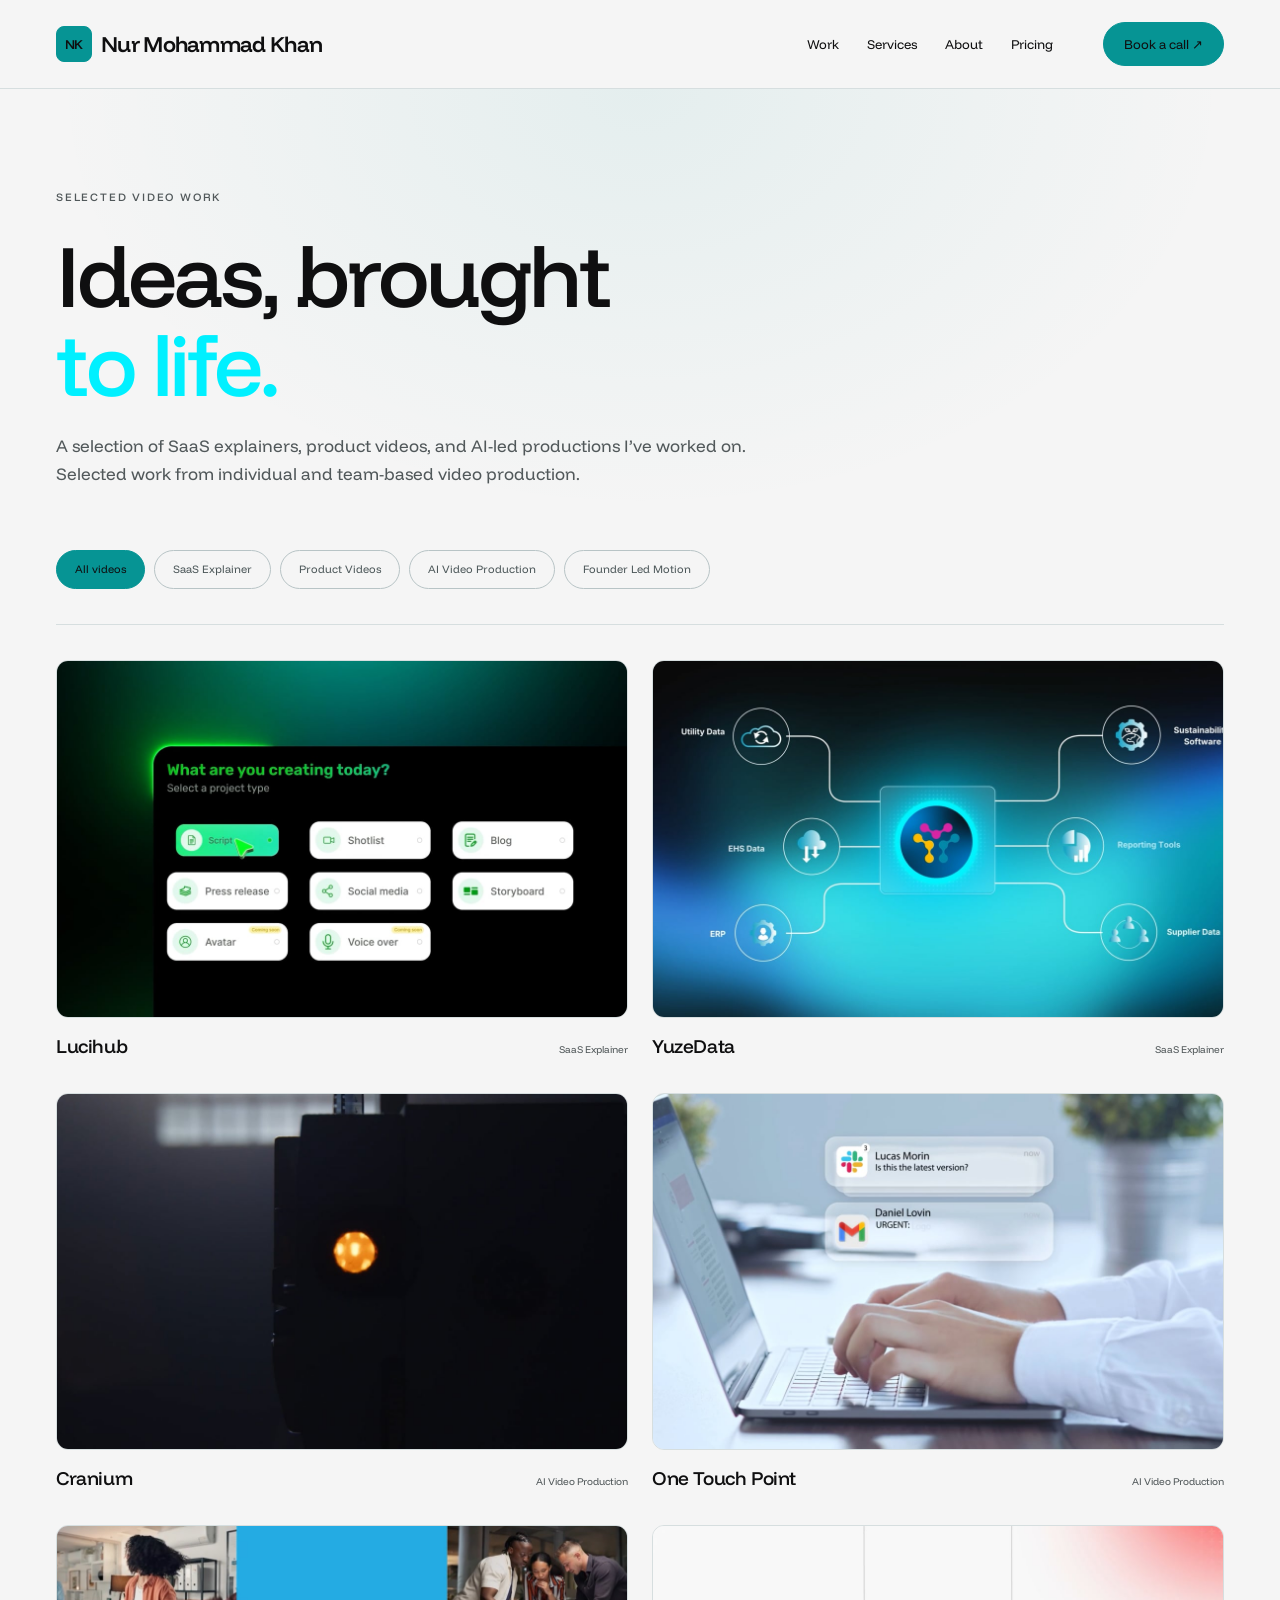
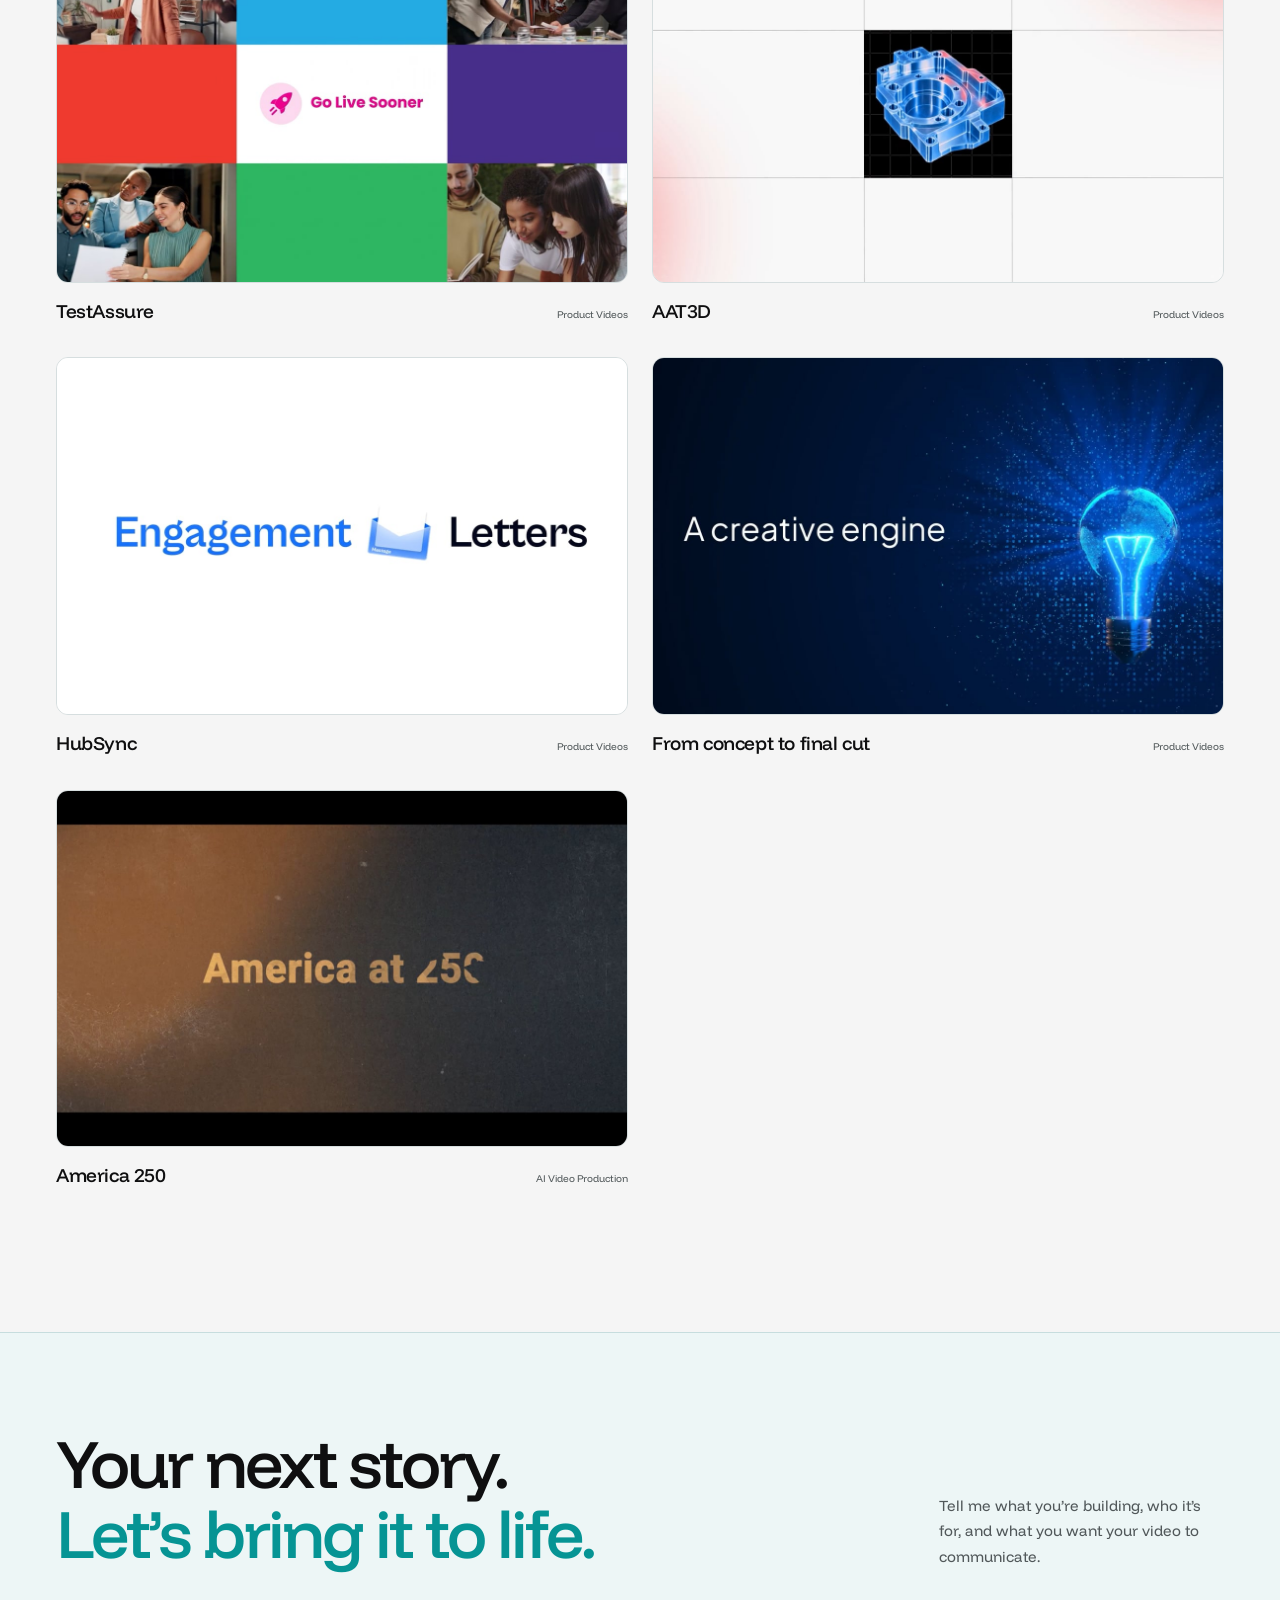
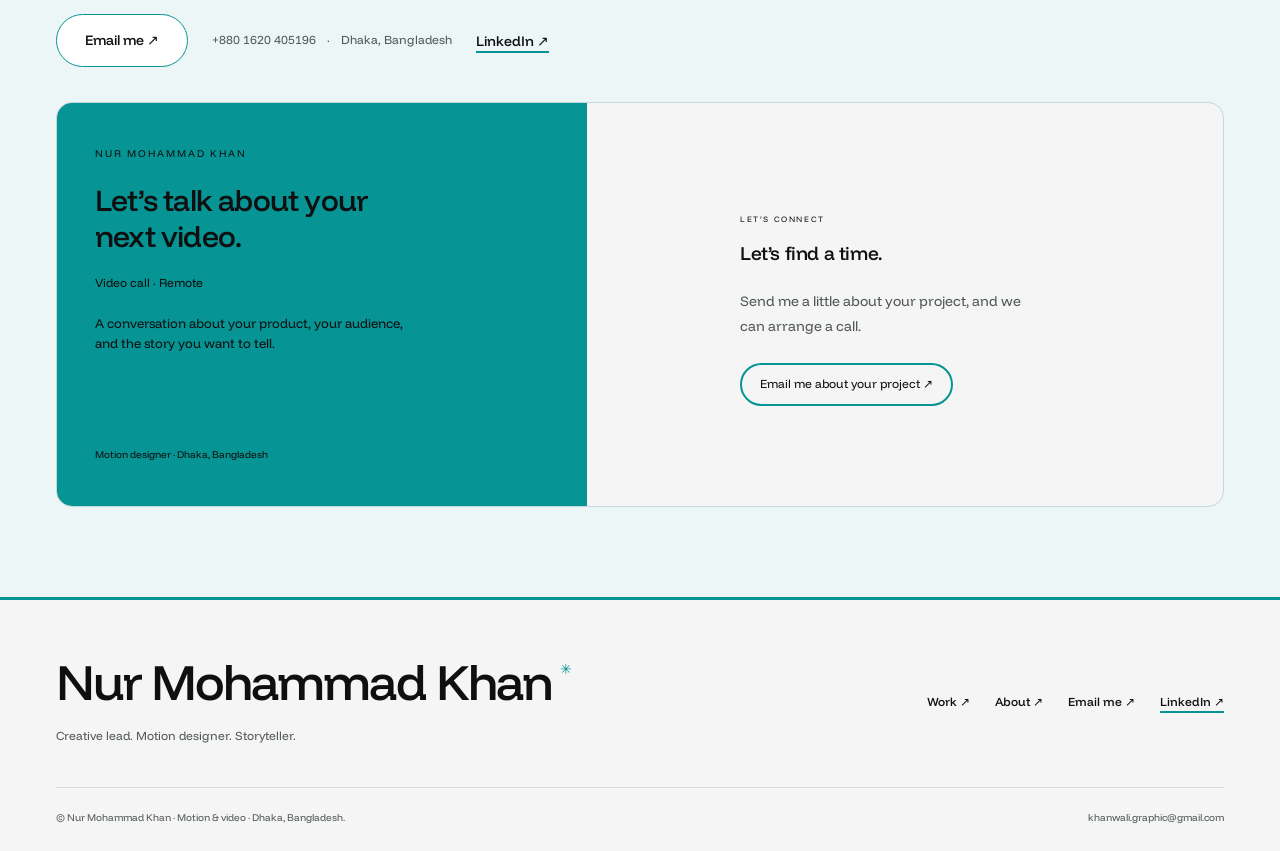
<file: portfolio.html>
<!doctype html><html lang="en"><head><meta charset="utf-8"><meta name="viewport" content="width=device-width, initial-scale=1"><meta name="description" content="Nur Mohammad Khan — creative lead, motion designer and video producer."><title>Video Portfolio | Nur Mohammad Khan</title><link rel="icon" href="assets/favicon.svg"><link rel="stylesheet" href="assets/styles.css"><meta name="theme-color" content="#F5F5F5"><script src="assets/config.js" defer></script><script src="assets/script.js" defer></script></head><body><a class="gd-skip" href="#main-content">Skip to content</a><main id="main-content" class="elementor"><div class="e-con e-con-full elementor-element gd-page gd-personal gd-portfolio-page"><div class="elementor-element elementor-widget elementor-widget-nmk-nav "><div class="elementor-widget-container"><nav class="gd-nav" data-nmk-nav aria-label="Main navigation"><div class="gd-nav-inner"><a class="gd-brand" href="index.html" aria-label="Nur Mohammad Khan home"><span class="gd-brand-monogram">NK</span><span>Nur Mohammad Khan</span></a><button class="gd-menu-toggle" type="button" aria-expanded="false" aria-controls="gd-menu-preview" aria-label="Open navigation"><span></span><span></span><span></span></button><div class="gd-nav-links" id="gd-menu-preview"><a href="portfolio.html">Work</a><a href="index.html#services">Services</a><a href="index.html#about">About</a><a href="pricing.html">Pricing</a><a class="gd-nav-cta" href="#contact">Book a call ↗</a></div></div></nav></div></div><section class="e-con e-con-full elementor-element gd-inner-hero"><div class="e-con e-con-full elementor-element gd-shell"><div class="elementor-element elementor-widget elementor-widget-heading gd-eyebrow "><div class="elementor-widget-container"><p class="elementor-heading-title">SELECTED VIDEO WORK</p></div></div><div class="elementor-element elementor-widget elementor-widget-heading gd-page-title"><div class="elementor-widget-container"><h1 class="elementor-heading-title">Ideas, brought<br><span>to life.</span></h1></div></div><div class="elementor-element elementor-widget elementor-widget-text-editor gd-page-intro"><div class="elementor-widget-container"><p>A selection of SaaS explainers, product videos, and AI-led productions I’ve worked on.<br>Selected work from individual and team-based video production.</p></div></div></div></section><section class="e-con e-con-full elementor-element gd-portfolio-section"><div class="e-con e-con-full elementor-element gd-shell"><div class="elementor-element elementor-widget elementor-widget-nmk-portfolio "><div class="elementor-widget-container"><section class="gd-portfolio" data-nmk-portfolio aria-label="Selected projects"><div class="gd-filters" role="group" aria-label="Filter projects"><button type="button" data-filter="all" class="is-active" aria-pressed="true">All videos</button><button type="button" data-filter="saas" class="" aria-pressed="false">SaaS Explainer</button><button type="button" data-filter="product" class="" aria-pressed="false">Product Videos</button><button type="button" data-filter="ai" class="" aria-pressed="false">AI Video Production</button><button type="button" data-filter="founder" class="" aria-pressed="false">Founder Led Motion</button></div><div class="gd-project-grid"><article class="gd-project-card gd-tone-violet" data-category="saas"><button type="button" class="gd-project-media" data-video="https://vimeo.com/1237512254" data-project="" data-title="Lucihub" data-image="assets/vimeo-1237512254.jpg" data-concept="false" aria-label="View Lucihub"><img src="assets/vimeo-1237512254.jpg" alt="" loading="lazy" width="1280" height="720"><span class="gd-play" aria-hidden="true"><svg width="18" height="18" viewbox="0 0 24 24" fill="currentColor"><path d="M8 5v14l11-7z"></path></svg></span></button><div class="gd-project-meta"><h3>Lucihub</h3><p>SaaS Explainer</p></div></article><article class="gd-project-card gd-tone-lime" data-category="saas"><button type="button" class="gd-project-media" data-video="https://vimeo.com/1237513781" data-project="" data-title="YuzeData" data-image="assets/vimeo-1237513781.jpg" data-concept="false" aria-label="View YuzeData"><img src="assets/vimeo-1237513781.jpg" alt="" loading="lazy" width="1280" height="720"><span class="gd-play" aria-hidden="true"><svg width="18" height="18" viewbox="0 0 24 24" fill="currentColor"><path d="M8 5v14l11-7z"></path></svg></span></button><div class="gd-project-meta"><h3>YuzeData</h3><p>SaaS Explainer</p></div></article><article class="gd-project-card gd-tone-blue" data-category="ai"><button type="button" class="gd-project-media" data-video="https://vimeo.com/1237522282" data-project="" data-title="Cranium" data-image="assets/vimeo-1237522282.jpg" data-concept="false" aria-label="View Cranium"><img src="assets/vimeo-1237522282.jpg" alt="" loading="lazy" width="1280" height="720"><span class="gd-play" aria-hidden="true"><svg width="18" height="18" viewbox="0 0 24 24" fill="currentColor"><path d="M8 5v14l11-7z"></path></svg></span></button><div class="gd-project-meta"><h3>Cranium</h3><p>AI Video Production</p></div></article><article class="gd-project-card gd-tone-peach" data-category="ai"><button type="button" class="gd-project-media" data-video="https://vimeo.com/1237522283" data-project="" data-title="One Touch Point" data-image="assets/vimeo-1237522283.jpg" data-concept="false" aria-label="View One Touch Point"><img src="assets/vimeo-1237522283.jpg" alt="" loading="lazy" width="1280" height="720"><span class="gd-play" aria-hidden="true"><svg width="18" height="18" viewbox="0 0 24 24" fill="currentColor"><path d="M8 5v14l11-7z"></path></svg></span></button><div class="gd-project-meta"><h3>One Touch Point</h3><p>AI Video Production</p></div></article><article class="gd-project-card gd-tone-ink" data-category="product"><button type="button" class="gd-project-media" data-video="https://vimeo.com/1237508364" data-project="" data-title="TestAssure" data-image="assets/vimeo-1237508364.jpg" data-concept="false" aria-label="View TestAssure"><img src="assets/vimeo-1237508364.jpg" alt="" loading="lazy" width="1280" height="720"><span class="gd-play" aria-hidden="true"><svg width="18" height="18" viewbox="0 0 24 24" fill="currentColor"><path d="M8 5v14l11-7z"></path></svg></span></button><div class="gd-project-meta"><h3>TestAssure</h3><p>Product Videos</p></div></article><article class="gd-project-card gd-tone-violet" data-category="product"><button type="button" class="gd-project-media" data-video="https://vimeo.com/1237507808" data-project="" data-title="AAT3D" data-image="assets/vimeo-1237507808.jpg" data-concept="false" aria-label="View AAT3D"><img src="assets/vimeo-1237507808.jpg" alt="" loading="lazy" width="1280" height="720"><span class="gd-play" aria-hidden="true"><svg width="18" height="18" viewbox="0 0 24 24" fill="currentColor"><path d="M8 5v14l11-7z"></path></svg></span></button><div class="gd-project-meta"><h3>AAT3D</h3><p>Product Videos</p></div></article><article class="gd-project-card gd-tone-lime" data-category="product"><button type="button" class="gd-project-media" data-video="https://vimeo.com/1237507000" data-project="" data-title="HubSync" data-image="assets/vimeo-1237507000.jpg" data-concept="false" aria-label="View HubSync"><img src="assets/vimeo-1237507000.jpg" alt="" loading="lazy" width="1280" height="720"><span class="gd-play" aria-hidden="true"><svg width="18" height="18" viewbox="0 0 24 24" fill="currentColor"><path d="M8 5v14l11-7z"></path></svg></span></button><div class="gd-project-meta"><h3>HubSync</h3><p>Product Videos</p></div></article><article class="gd-project-card gd-tone-blue" data-category="product"><button type="button" class="gd-project-media" data-video="https://vimeo.com/1237506149" data-project="" data-title="From concept to final cut" data-image="assets/vimeo-1237506149.jpg" data-concept="false" aria-label="View From concept to final cut"><img src="assets/vimeo-1237506149.jpg" alt="" loading="lazy" width="1280" height="720"><span class="gd-play" aria-hidden="true"><svg width="18" height="18" viewbox="0 0 24 24" fill="currentColor"><path d="M8 5v14l11-7z"></path></svg></span></button><div class="gd-project-meta"><h3>From concept to final cut</h3><p>Product Videos</p></div></article><article class="gd-project-card gd-tone-peach" data-category="ai"><button type="button" class="gd-project-media" data-video="https://vimeo.com/1237522281" data-project="" data-title="America 250" data-image="assets/vimeo-1237522281.jpg" data-concept="false" aria-label="View America 250"><img src="assets/vimeo-1237522281.jpg" alt="" loading="lazy" width="1280" height="720"><span class="gd-play" aria-hidden="true"><svg width="18" height="18" viewbox="0 0 24 24" fill="currentColor"><path d="M8 5v14l11-7z"></path></svg></span></button><div class="gd-project-meta"><h3>America 250</h3><p>AI Video Production</p></div></article></div><p class="gd-filter-status" aria-live="polite"></p></section></div></div></div></section><section id="contact" class="e-con e-con-full elementor-element gd-contact gd-section"><div class="e-con e-con-full elementor-element gd-shell"><div class="e-con e-con-full elementor-element gd-row gd-contact-intro"><div class="elementor-element elementor-widget elementor-widget-heading gd-contact-title"><div class="elementor-widget-container"><h2 class="elementor-heading-title">Your next story.<br><span>Let’s bring it to life.</span></h2></div></div><div class="elementor-element elementor-widget elementor-widget-text-editor gd-contact-copy"><div class="elementor-widget-container"><p>Tell me what you’re building, who it’s for, and what you want your video to communicate.</p></div></div></div><div class="e-con e-con-full elementor-element gd-row gd-contact-links"><div class="elementor-element elementor-widget elementor-widget-button gd-btn gd-btn-light"><div class="elementor-widget-container"><div class="elementor-button-wrapper"><a class="elementor-button" href="mailto:khanwali.graphic@gmail.com"><span class="elementor-button-content-wrapper"><span class="elementor-button-text">Email me ↗</span></span></a></div></div></div><div class="elementor-element elementor-widget elementor-widget-text-editor gd-small"><div class="elementor-widget-container"><p><a href="tel:+8801620405196">+880 1620 405196</a><span class="gd-contact-separator"> · </span>Dhaka, Bangladesh</p></div></div><div class="elementor-element elementor-widget elementor-widget-button gd-text-link gd-contact-linkedin"><div class="elementor-widget-container"><div class="elementor-button-wrapper"><a class="elementor-button" href="https://www.linkedin.com/in/khanwali97" target="_blank" rel="noopener noreferrer"><span class="elementor-button-content-wrapper"><span class="elementor-button-text">LinkedIn ↗</span></span></a></div></div></div></div><div class="elementor-element elementor-widget elementor-widget-nmk-booking "><div class="elementor-widget-container"><div class="gd-booking"><div class="gd-booking-info"><span class="gd-booking-label">NUR MOHAMMAD KHAN</span><h3>Let’s talk about your next video.</h3><p class="gd-booking-duration">Video call · Remote</p><p>A conversation about your product, your audience, and the story you want to tell.</p><span class="gd-booking-detail">Motion designer · Dhaka, Bangladesh</span></div><div class="gd-booking-calendar"><div class="gd-calendar-placeholder gd-contact-fallback"><span class="gd-calendar-eyebrow">LET’S CONNECT</span><h4>Let’s find a time.</h4><p>Send me a little about your project, and we can arrange a call.</p><a class="gd-booking-external" href="mailto:khanwali.graphic@gmail.com">Email me about your project ↗</a></div></div></div></div></div></div></section><footer class="e-con e-con-full elementor-element gd-footer"><div class="e-con e-con-full elementor-element gd-shell gd-row gd-footer-top"><div class="e-con e-con-full elementor-element gd-footer-brand"><div class="elementor-element elementor-widget elementor-widget-heading gd-footer-word"><div class="elementor-widget-container"><p class="elementor-heading-title">Nur Mohammad Khan<span class="gd-dot">✳</span></p></div></div><div class="elementor-element elementor-widget elementor-widget-text-editor gd-small"><div class="elementor-widget-container"><p>Creative lead. Motion designer. Storyteller.</p></div></div></div><div class="e-con e-con-full elementor-element gd-footer-links"><div class="elementor-element elementor-widget elementor-widget-button gd-text-link"><div class="elementor-widget-container"><div class="elementor-button-wrapper"><a class="elementor-button" href="portfolio.html"><span class="elementor-button-content-wrapper"><span class="elementor-button-text">Work ↗</span></span></a></div></div></div><div class="elementor-element elementor-widget elementor-widget-button gd-text-link"><div class="elementor-widget-container"><div class="elementor-button-wrapper"><a class="elementor-button" href="index.html#about"><span class="elementor-button-content-wrapper"><span class="elementor-button-text">About ↗</span></span></a></div></div></div><div class="elementor-element elementor-widget elementor-widget-button gd-text-link"><div class="elementor-widget-container"><div class="elementor-button-wrapper"><a class="elementor-button" href="mailto:khanwali.graphic@gmail.com"><span class="elementor-button-content-wrapper"><span class="elementor-button-text">Email me ↗</span></span></a></div></div></div><div class="elementor-element elementor-widget elementor-widget-button gd-text-link gd-contact-linkedin"><div class="elementor-widget-container"><div class="elementor-button-wrapper"><a class="elementor-button" href="https://www.linkedin.com/in/khanwali97" target="_blank" rel="noopener noreferrer"><span class="elementor-button-content-wrapper"><span class="elementor-button-text">LinkedIn ↗</span></span></a></div></div></div></div></div><div class="e-con e-con-full elementor-element gd-shell gd-row gd-footer-bottom"><div class="elementor-element elementor-widget elementor-widget-text-editor gd-small"><div class="elementor-widget-container"><p>© Nur Mohammad Khan · Motion & video · Dhaka, Bangladesh.</p></div></div><div class="elementor-element elementor-widget elementor-widget-text-editor gd-small"><div class="elementor-widget-container"><p><a href="mailto:khanwali.graphic@gmail.com">khanwali.graphic@gmail.com</a></p></div></div></div></footer></div></main></body></html>
</file>
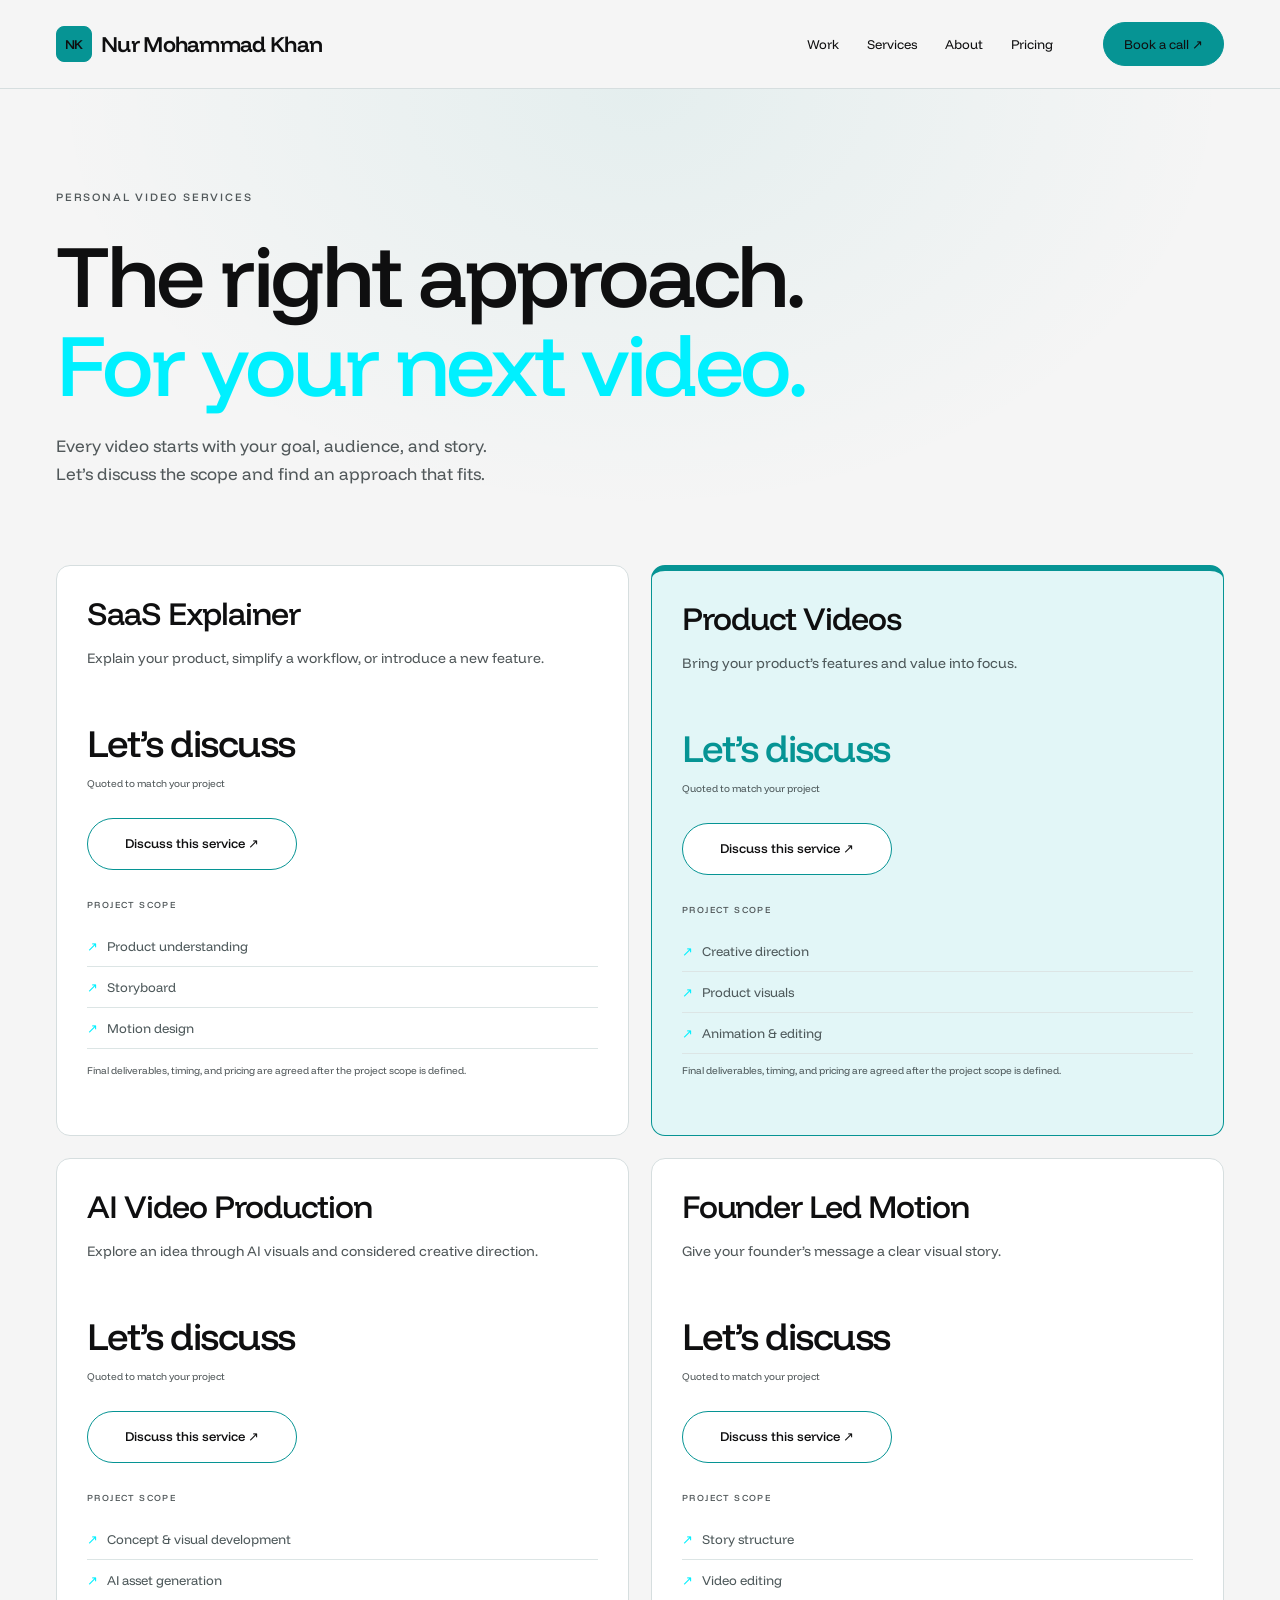
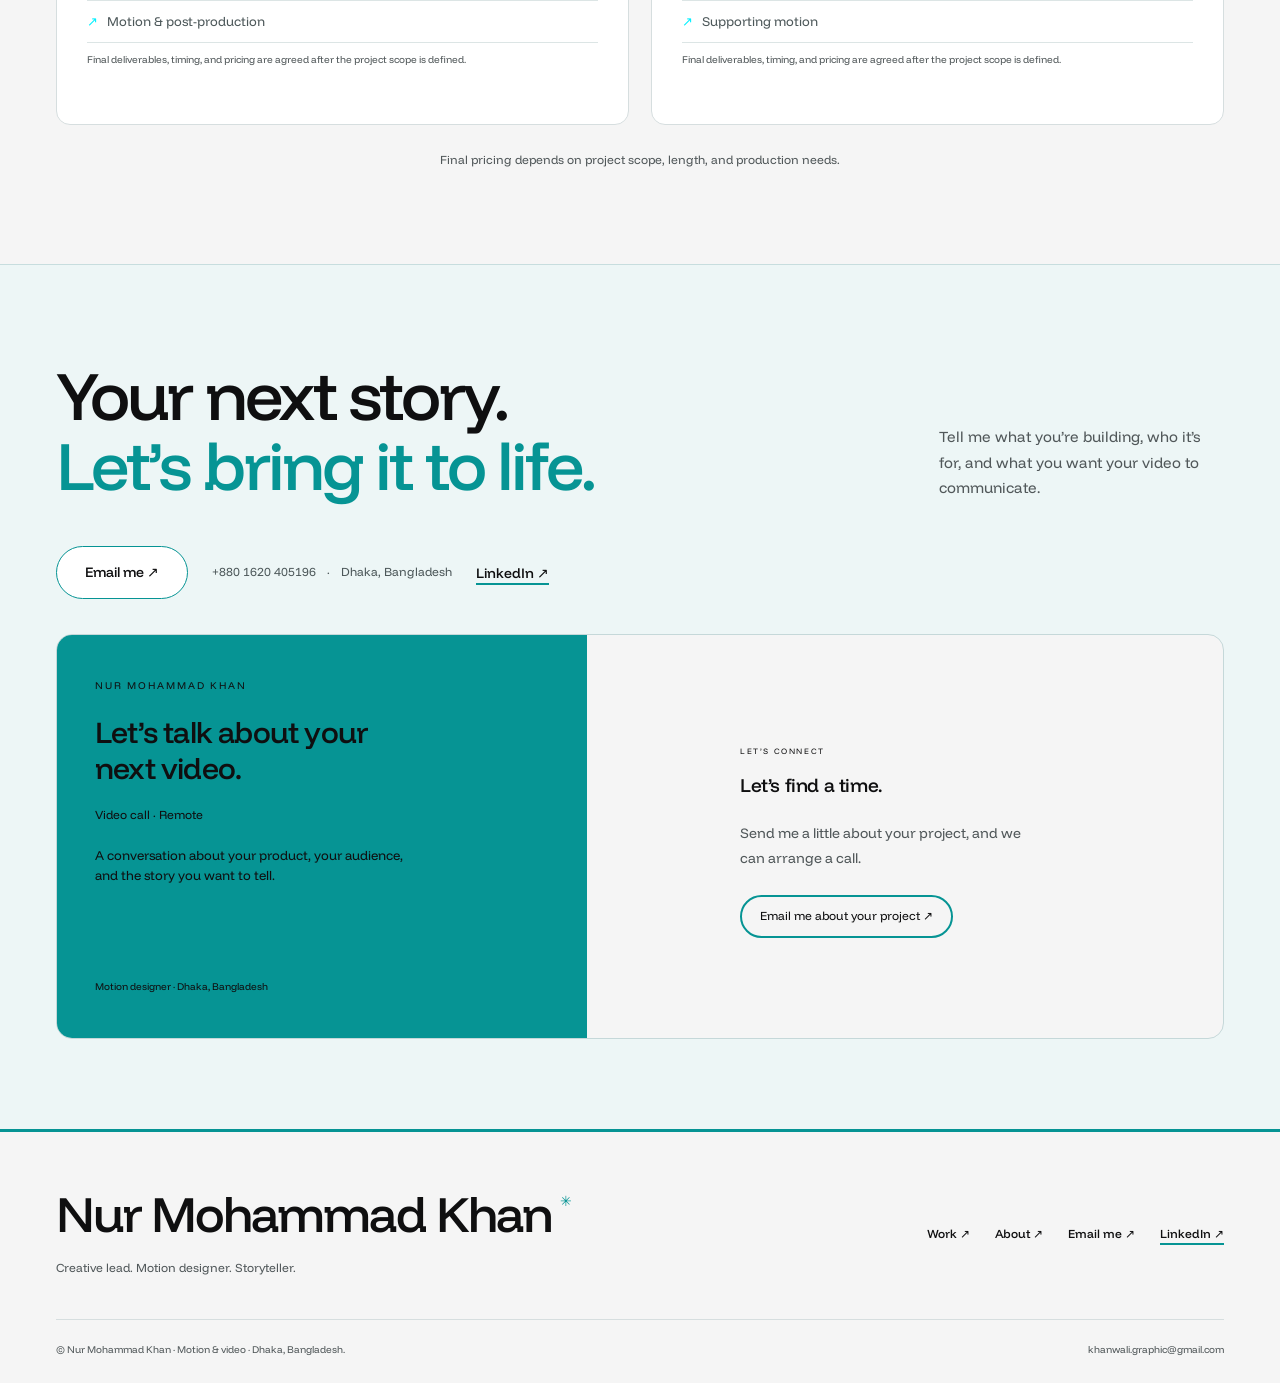
<file: pricing.html>
<!doctype html><html lang="en"><head><meta charset="utf-8"><meta name="viewport" content="width=device-width, initial-scale=1"><meta name="description" content="Nur Mohammad Khan — creative lead, motion designer and video producer."><title>Video Services &amp; Pricing | Nur Mohammad Khan</title><link rel="icon" href="assets/favicon.svg"><link rel="stylesheet" href="assets/styles.css"><meta name="theme-color" content="#F5F5F5"><script src="assets/config.js" defer></script><script src="assets/script.js" defer></script></head><body><a class="gd-skip" href="#main-content">Skip to content</a><main id="main-content" class="elementor"><div class="e-con e-con-full elementor-element gd-page gd-personal gd-pricing-page"><div class="elementor-element elementor-widget elementor-widget-nmk-nav "><div class="elementor-widget-container"><nav class="gd-nav" data-nmk-nav aria-label="Main navigation"><div class="gd-nav-inner"><a class="gd-brand" href="index.html" aria-label="Nur Mohammad Khan home"><span class="gd-brand-monogram">NK</span><span>Nur Mohammad Khan</span></a><button class="gd-menu-toggle" type="button" aria-expanded="false" aria-controls="gd-menu-preview" aria-label="Open navigation"><span></span><span></span><span></span></button><div class="gd-nav-links" id="gd-menu-preview"><a href="portfolio.html">Work</a><a href="index.html#services">Services</a><a href="index.html#about">About</a><a href="pricing.html">Pricing</a><a class="gd-nav-cta" href="#contact">Book a call ↗</a></div></div></nav></div></div><section class="e-con e-con-full elementor-element gd-inner-hero"><div class="e-con e-con-full elementor-element gd-shell"><div class="elementor-element elementor-widget elementor-widget-heading gd-eyebrow "><div class="elementor-widget-container"><p class="elementor-heading-title">PERSONAL VIDEO SERVICES</p></div></div><div class="elementor-element elementor-widget elementor-widget-heading gd-page-title"><div class="elementor-widget-container"><h1 class="elementor-heading-title">The right approach.<br><span>For your next video.</span></h1></div></div><div class="elementor-element elementor-widget elementor-widget-text-editor gd-page-intro"><div class="elementor-widget-container"><p>Every video starts with your goal, audience, and story.<br>Let’s discuss the scope and find an approach that fits.</p></div></div></div></section><section class="e-con e-con-full elementor-element gd-pricing-section"><div class="e-con e-con-full elementor-element gd-shell"><div class="e-con e-con-full elementor-element gd-row gd-pricing-grid"><div class="e-con e-con-full elementor-element gd-plan " data-price-key="saas"><div class="elementor-element elementor-widget elementor-widget-heading gd-plan-name"><div class="elementor-widget-container"><h2 class="elementor-heading-title">SaaS Explainer</h2></div></div><div class="elementor-element elementor-widget elementor-widget-text-editor gd-plan-desc"><div class="elementor-widget-container"><p>Explain your product, simplify a workflow, or introduce a new feature.</p></div></div><div class="elementor-element elementor-widget elementor-widget-heading gd-price "><div class="elementor-widget-container"><p class="elementor-heading-title">Let’s discuss</p></div></div><div class="elementor-element elementor-widget elementor-widget-text-editor gd-note" data-price-billing>Quoted to match your project</div><div class="elementor-element elementor-widget elementor-widget-button gd-btn gd-btn-outline"><div class="elementor-widget-container"><div class="elementor-button-wrapper"><a class="elementor-button" href="#contact"><span class="elementor-button-content-wrapper"><span class="elementor-button-text">Discuss this service ↗</span></span></a></div></div></div><div class="elementor-element elementor-widget elementor-widget-text-editor gd-eyebrow gd-plan-included"><div class="elementor-widget-container"><p>PROJECT SCOPE</p></div></div><div class="elementor-element elementor-widget elementor-widget-text-editor gd-plan-features"><div class="elementor-widget-container"><ul><li>Product understanding</li><li>Storyboard</li><li>Motion design</li></ul></div></div><div class="elementor-element elementor-widget elementor-widget-text-editor gd-note"><div class="elementor-widget-container"><p>Final deliverables, timing, and pricing are agreed after the project scope is defined.</p></div></div></div><div class="e-con e-con-full elementor-element gd-plan gd-plan-featured" data-price-key="product"><div class="elementor-element elementor-widget elementor-widget-heading gd-plan-name"><div class="elementor-widget-container"><h2 class="elementor-heading-title">Product Videos</h2></div></div><div class="elementor-element elementor-widget elementor-widget-text-editor gd-plan-desc"><div class="elementor-widget-container"><p>Bring your product’s features and value into focus.</p></div></div><div class="elementor-element elementor-widget elementor-widget-heading gd-price gd-price-featured"><div class="elementor-widget-container"><p class="elementor-heading-title">Let’s discuss</p></div></div><div class="elementor-element elementor-widget elementor-widget-text-editor gd-note" data-price-billing>Quoted to match your project</div><div class="elementor-element elementor-widget elementor-widget-button gd-btn gd-btn-light"><div class="elementor-widget-container"><div class="elementor-button-wrapper"><a class="elementor-button" href="#contact"><span class="elementor-button-content-wrapper"><span class="elementor-button-text">Discuss this service ↗</span></span></a></div></div></div><div class="elementor-element elementor-widget elementor-widget-text-editor gd-eyebrow gd-plan-included"><div class="elementor-widget-container"><p>PROJECT SCOPE</p></div></div><div class="elementor-element elementor-widget elementor-widget-text-editor gd-plan-features"><div class="elementor-widget-container"><ul><li>Creative direction</li><li>Product visuals</li><li>Animation &amp; editing</li></ul></div></div><div class="elementor-element elementor-widget elementor-widget-text-editor gd-note"><div class="elementor-widget-container"><p>Final deliverables, timing, and pricing are agreed after the project scope is defined.</p></div></div></div><div class="e-con e-con-full elementor-element gd-plan " data-price-key="ai"><div class="elementor-element elementor-widget elementor-widget-heading gd-plan-name"><div class="elementor-widget-container"><h2 class="elementor-heading-title">AI Video Production</h2></div></div><div class="elementor-element elementor-widget elementor-widget-text-editor gd-plan-desc"><div class="elementor-widget-container"><p>Explore an idea through AI visuals and considered creative direction.</p></div></div><div class="elementor-element elementor-widget elementor-widget-heading gd-price "><div class="elementor-widget-container"><p class="elementor-heading-title">Let’s discuss</p></div></div><div class="elementor-element elementor-widget elementor-widget-text-editor gd-note" data-price-billing>Quoted to match your project</div><div class="elementor-element elementor-widget elementor-widget-button gd-btn gd-btn-outline"><div class="elementor-widget-container"><div class="elementor-button-wrapper"><a class="elementor-button" href="#contact"><span class="elementor-button-content-wrapper"><span class="elementor-button-text">Discuss this service ↗</span></span></a></div></div></div><div class="elementor-element elementor-widget elementor-widget-text-editor gd-eyebrow gd-plan-included"><div class="elementor-widget-container"><p>PROJECT SCOPE</p></div></div><div class="elementor-element elementor-widget elementor-widget-text-editor gd-plan-features"><div class="elementor-widget-container"><ul><li>Concept &amp; visual development</li><li>AI asset generation</li><li>Motion &amp; post-production</li></ul></div></div><div class="elementor-element elementor-widget elementor-widget-text-editor gd-note"><div class="elementor-widget-container"><p>Final deliverables, timing, and pricing are agreed after the project scope is defined.</p></div></div></div><div class="e-con e-con-full elementor-element gd-plan " data-price-key="founder"><div class="elementor-element elementor-widget elementor-widget-heading gd-plan-name"><div class="elementor-widget-container"><h2 class="elementor-heading-title">Founder Led Motion</h2></div></div><div class="elementor-element elementor-widget elementor-widget-text-editor gd-plan-desc"><div class="elementor-widget-container"><p>Give your founder’s message a clear visual story.</p></div></div><div class="elementor-element elementor-widget elementor-widget-heading gd-price "><div class="elementor-widget-container"><p class="elementor-heading-title">Let’s discuss</p></div></div><div class="elementor-element elementor-widget elementor-widget-text-editor gd-note" data-price-billing>Quoted to match your project</div><div class="elementor-element elementor-widget elementor-widget-button gd-btn gd-btn-outline"><div class="elementor-widget-container"><div class="elementor-button-wrapper"><a class="elementor-button" href="#contact"><span class="elementor-button-content-wrapper"><span class="elementor-button-text">Discuss this service ↗</span></span></a></div></div></div><div class="elementor-element elementor-widget elementor-widget-text-editor gd-eyebrow gd-plan-included"><div class="elementor-widget-container"><p>PROJECT SCOPE</p></div></div><div class="elementor-element elementor-widget elementor-widget-text-editor gd-plan-features"><div class="elementor-widget-container"><ul><li>Story structure</li><li>Video editing</li><li>Supporting motion</li></ul></div></div><div class="elementor-element elementor-widget elementor-widget-text-editor gd-note"><div class="elementor-widget-container"><p>Final deliverables, timing, and pricing are agreed after the project scope is defined.</p></div></div></div></div><div class="elementor-element elementor-widget elementor-widget-text-editor gd-note gd-center">Final pricing depends on project scope, length, and production needs.</div></div></section><section id="contact" class="e-con e-con-full elementor-element gd-contact gd-section"><div class="e-con e-con-full elementor-element gd-shell"><div class="e-con e-con-full elementor-element gd-row gd-contact-intro"><div class="elementor-element elementor-widget elementor-widget-heading gd-contact-title"><div class="elementor-widget-container"><h2 class="elementor-heading-title">Your next story.<br><span>Let’s bring it to life.</span></h2></div></div><div class="elementor-element elementor-widget elementor-widget-text-editor gd-contact-copy"><div class="elementor-widget-container"><p>Tell me what you’re building, who it’s for, and what you want your video to communicate.</p></div></div></div><div class="e-con e-con-full elementor-element gd-row gd-contact-links"><div class="elementor-element elementor-widget elementor-widget-button gd-btn gd-btn-light"><div class="elementor-widget-container"><div class="elementor-button-wrapper"><a class="elementor-button" href="mailto:khanwali.graphic@gmail.com"><span class="elementor-button-content-wrapper"><span class="elementor-button-text">Email me ↗</span></span></a></div></div></div><div class="elementor-element elementor-widget elementor-widget-text-editor gd-small"><div class="elementor-widget-container"><p><a href="tel:+8801620405196">+880 1620 405196</a><span class="gd-contact-separator"> · </span>Dhaka, Bangladesh</p></div></div><div class="elementor-element elementor-widget elementor-widget-button gd-text-link gd-contact-linkedin"><div class="elementor-widget-container"><div class="elementor-button-wrapper"><a class="elementor-button" href="https://www.linkedin.com/in/khanwali97" target="_blank" rel="noopener noreferrer"><span class="elementor-button-content-wrapper"><span class="elementor-button-text">LinkedIn ↗</span></span></a></div></div></div></div><div class="elementor-element elementor-widget elementor-widget-nmk-booking "><div class="elementor-widget-container"><div class="gd-booking"><div class="gd-booking-info"><span class="gd-booking-label">NUR MOHAMMAD KHAN</span><h3>Let’s talk about your next video.</h3><p class="gd-booking-duration">Video call · Remote</p><p>A conversation about your product, your audience, and the story you want to tell.</p><span class="gd-booking-detail">Motion designer · Dhaka, Bangladesh</span></div><div class="gd-booking-calendar"><div class="gd-calendar-placeholder gd-contact-fallback"><span class="gd-calendar-eyebrow">LET’S CONNECT</span><h4>Let’s find a time.</h4><p>Send me a little about your project, and we can arrange a call.</p><a class="gd-booking-external" href="mailto:khanwali.graphic@gmail.com">Email me about your project ↗</a></div></div></div></div></div></div></section><footer class="e-con e-con-full elementor-element gd-footer"><div class="e-con e-con-full elementor-element gd-shell gd-row gd-footer-top"><div class="e-con e-con-full elementor-element gd-footer-brand"><div class="elementor-element elementor-widget elementor-widget-heading gd-footer-word"><div class="elementor-widget-container"><p class="elementor-heading-title">Nur Mohammad Khan<span class="gd-dot">✳</span></p></div></div><div class="elementor-element elementor-widget elementor-widget-text-editor gd-small"><div class="elementor-widget-container"><p>Creative lead. Motion designer. Storyteller.</p></div></div></div><div class="e-con e-con-full elementor-element gd-footer-links"><div class="elementor-element elementor-widget elementor-widget-button gd-text-link"><div class="elementor-widget-container"><div class="elementor-button-wrapper"><a class="elementor-button" href="portfolio.html"><span class="elementor-button-content-wrapper"><span class="elementor-button-text">Work ↗</span></span></a></div></div></div><div class="elementor-element elementor-widget elementor-widget-button gd-text-link"><div class="elementor-widget-container"><div class="elementor-button-wrapper"><a class="elementor-button" href="index.html#about"><span class="elementor-button-content-wrapper"><span class="elementor-button-text">About ↗</span></span></a></div></div></div><div class="elementor-element elementor-widget elementor-widget-button gd-text-link"><div class="elementor-widget-container"><div class="elementor-button-wrapper"><a class="elementor-button" href="mailto:khanwali.graphic@gmail.com"><span class="elementor-button-content-wrapper"><span class="elementor-button-text">Email me ↗</span></span></a></div></div></div><div class="elementor-element elementor-widget elementor-widget-button gd-text-link gd-contact-linkedin"><div class="elementor-widget-container"><div class="elementor-button-wrapper"><a class="elementor-button" href="https://www.linkedin.com/in/khanwali97" target="_blank" rel="noopener noreferrer"><span class="elementor-button-content-wrapper"><span class="elementor-button-text">LinkedIn ↗</span></span></a></div></div></div></div></div><div class="e-con e-con-full elementor-element gd-shell gd-row gd-footer-bottom"><div class="elementor-element elementor-widget elementor-widget-text-editor gd-small"><div class="elementor-widget-container"><p>© Nur Mohammad Khan · Motion & video · Dhaka, Bangladesh.</p></div></div><div class="elementor-element elementor-widget elementor-widget-text-editor gd-small"><div class="elementor-widget-container"><p><a href="mailto:khanwali.graphic@gmail.com">khanwali.graphic@gmail.com</a></p></div></div></div></footer></div></main></body></html>
</file>
<file: assets/styles.css>
@font-face{font-family:'Funnel Display';src:url('FunnelDisplay.ttf') format('truetype');font-weight:300 800;font-style:normal;font-display:swap}
:root{--gd-bg:#0b0b0f;--gd-panel:#15151b;--gd-line:#2a2932;--gd-text:#f4f2ef;--gd-muted:#a7a3b2;--gd-purple:#a18aff;--gd-lime:#d9ff6c;--gd-accent:#7551f6}
html{scroll-behavior:smooth;scroll-padding-top:30px}
.gd-page,.gd-modal{font-family:'Funnel Display',Arial,sans-serif;color:var(--gd-text);font-size:17px;line-height:1.55;-webkit-font-smoothing:antialiased}
.gd-page.e-con{width:100%;max-width:none;padding:0;gap:0;background:var(--gd-bg);overflow:clip;--gap:0px;--widgets-spacing:0px;--container-widget-width:100%}
.gd-page *,.gd-modal *{box-sizing:border-box}
.gd-page a{color:inherit;text-decoration:none}.gd-page button,.gd-modal button{font:inherit;cursor:pointer}.gd-page button:focus-visible,.gd-page a:focus-visible,.gd-modal button:focus-visible{outline:2px solid var(--gd-lime);outline-offset:6px}
.gd-page img{max-width:100%;display:block}.gd-page p,.gd-page h1,.gd-page h2,.gd-page h3,.gd-page h4{color:inherit}.gd-page .elementor-widget{margin:0;min-width:0}.gd-page .elementor-widget-container{height:auto}.gd-page .e-con{gap:0}
.gd-page .gd-shell{width:calc(100% - 112px);max-width:1224px;margin-left:auto;margin-right:auto;align-self:center;flex-shrink:0}
.gd-page .gd-section{padding:110px 0;width:100%}.gd-page .gd-row{flex-direction:row;align-items:center}.gd-page .gd-row>.e-con{flex:1;min-width:0;width:auto}
.gd-eyebrow .elementor-heading-title,.gd-eyebrow{font-size:11px;letter-spacing:1.8px;font-weight:500;line-height:1.6;text-transform:uppercase;color:var(--gd-muted)}
.gd-h2 .elementor-heading-title{font-size:clamp(38px,4.6vw,64px);font-weight:500;line-height:1.03;letter-spacing:-2.7px}.gd-h2 span{color:var(--gd-muted)}
.gd-h3 .elementor-heading-title{font-size:34px;line-height:1.1;font-weight:500;letter-spacing:-1.2px}
.gd-copy{font-size:18px;color:var(--gd-muted)}.gd-small{font-size:13px;color:var(--gd-muted)}.gd-note{font-size:12px;line-height:1.6;color:var(--gd-muted)}.gd-center{text-align:center}
.gd-page .gd-btn .elementor-button{background:var(--gd-accent);color:#fff;font-size:14px;font-weight:500;letter-spacing:0;border:1px solid transparent;border-radius:100px;padding:17px 28px;line-height:1.2;transition:background .2s,transform .2s}
.gd-page .gd-btn .elementor-button:hover{background:#8a68ff;transform:translateY(-2px)}.gd-page .gd-btn-outline .elementor-button{background:transparent;border-color:#49454f;color:var(--gd-text)}.gd-page .gd-btn-outline .elementor-button:hover{background:#292632;border-color:#a18aff}.gd-page .gd-btn-light .elementor-button{background:#f4f2ef;color:#14101d}.gd-page .gd-btn-light .elementor-button:hover{background:#d9ff6c}
.gd-page .gd-text-link .elementor-button{background:transparent;color:var(--gd-text);padding:0;border-radius:0;font-size:14px;font-weight:500;line-height:1.6;text-align:left;border:0}.gd-page .gd-text-link .elementor-button:hover{color:var(--gd-lime)}
.gd-nav{border-bottom:1px solid #ffffff0e;background:#0b0b0f}.gd-nav-inner{display:flex;align-items:center;justify-content:space-between;max-width:1336px;padding:22px 56px;margin:auto;gap:36px}.gd-brand{display:flex;align-items:center;gap:9px;flex-shrink:0}.gd-brand img{border-radius:7px;width:36px;height:36px}.gd-brand span{font-size:29px;font-weight:600;letter-spacing:-1.5px;line-height:1}.gd-nav-links{display:flex;align-items:center;gap:36px;font-size:13px}.gd-nav-links>a:hover{color:var(--gd-purple)}.gd-nav-cta{border:1px solid #49454f;border-radius:100px;padding:11px 20px;margin-left:40px}.gd-menu-toggle{display:none;background:none;border:0;padding:8px}.gd-menu-toggle span{display:block;width:23px;height:1px;background:#fff;margin:5px 0}
.gd-page .gd-hero{position:relative;padding:84px 24px 10px;text-align:center;align-items:center;background:radial-gradient(ellipse at 50% 130%,#472d7955 0%,transparent 55%)}.gd-hero-kicker .elementor-heading-title{color:#c4bcda;font-size:10px;letter-spacing:2.5px}.gd-hero-title .elementor-heading-title{font-size:clamp(66px,8vw,112px);font-weight:500;line-height:.98;letter-spacing:-5px;margin-top:20px}.gd-hero-title span{color:var(--gd-purple)}.gd-hero-copy{font-size:18px;color:#b7b2c3;line-height:1.6;margin-top:23px!important}.gd-page .gd-hero-actions{justify-content:center;gap:12px;margin-top:26px;flex-wrap:wrap;width:auto}.gd-hero-note{font-size:11px;color:#8f889e;margin-top:20px!important}.gd-status-dot{display:inline-block;width:5px;height:5px;border-radius:50%;background:var(--gd-lime);margin:0 7px 2px 0}
.gd-page .gd-showreel{padding:35px 0 55px;background:radial-gradient(ellipse at 50% 0%,#472d7955 0%,transparent 65%);width:100%}.gd-reel{width:100%;outline:none}.gd-reel-stage{position:relative;height:372px;width:100%;max-width:1600px;margin:auto;perspective:1200px;touch-action:pan-y}.gd-reel-card{position:absolute;top:8px;left:50%;width:min(44vw,584px);padding:0;background:#15141c;border:1px solid #ffffff18;color:var(--gd-text);border-radius:14px;overflow:hidden;text-align:left;box-shadow:0 24px 58px #0005;transition:transform .55s cubic-bezier(.2,.7,.15,1),opacity .4s;transform:translateX(-50%);z-index:5}.gd-reel-art{position:relative;display:block;width:100%;aspect-ratio:16/9;overflow:hidden;background:#24212f}.gd-reel-art>img{display:block;width:100%;height:100%;object-fit:cover;transition:transform .5s}.gd-reel-meta{display:flex;align-items:center;justify-content:space-between;gap:18px;padding:17px 20px}.gd-reel-title{font-size:14px;font-weight:500}.gd-reel-category{font-size:9px;color:#c7c0d4;text-align:right;max-width:150px}.gd-play{display:grid;place-items:center;position:absolute;left:50%;top:50%;transform:translate(-50%,-50%);width:56px;height:56px;background:#f5f2eeed;color:#111019;border-radius:50%;box-shadow:0 4px 20px #0003;transition:transform .25s,background .25s}.gd-play svg{margin-left:3px}.gd-reel-card:hover .gd-play,.gd-project-media:hover .gd-play{transform:translate(-50%,-50%) scale(1.1);background:var(--gd-lime)}
.gd-reel-card[data-offset='0']{transform:translateX(-50%);z-index:5}.gd-reel-card[data-offset='1']{transform:translateX(-4%) translateY(34px) scale(.85);z-index:4}.gd-reel-card[data-offset='-1']{transform:translateX(-96%) translateY(34px) scale(.85);z-index:4}.gd-reel-card[data-offset='2']{transform:translateX(34%) translateY(64px) scale(.72);z-index:3;filter:brightness(.75)}.gd-reel-card[data-offset='-2']{transform:translateX(-134%) translateY(64px) scale(.72);z-index:3;filter:brightness(.75)}.gd-reel-card:not([data-offset='0']):not([data-offset='1']):not([data-offset='-1']):not([data-offset='2']):not([data-offset='-2']){transform:translateX(-50%) scale(.6);opacity:0;pointer-events:none;z-index:0}
.gd-reel-controls{display:flex;justify-content:center;align-items:center;gap:20px;margin-top:5px}.gd-arrow{display:grid;place-items:center;width:36px;height:36px;background:transparent;border:1px solid #51465d;color:#eee;border-radius:50%;padding:0;line-height:1;transition:background .2s}.gd-arrow:hover{background:#3b2d54}.gd-reel-counter{font-size:10px;letter-spacing:1px;color:#b7b0c4;min-width:44px;text-align:center}.gd-reel-caption{text-align:center;font-size:11px;color:#9990a7;margin:14px 20px 0}
.gd-page .gd-clients{padding:50px 0 58px;border-top:1px solid #ffffff0d;border-bottom:1px solid #ffffff0d;width:100%}.gd-page .gd-logo-grid{display:grid;grid-template-columns:repeat(6,1fr);gap:15px;margin:28px 0 20px;width:100%}.gd-page .gd-logo-slot{padding:13px 8px;align-items:center;justify-content:center;gap:8px;min-height:80px;border:1px dashed #38333f;border-radius:8px}.gd-logo-plus .elementor-heading-title{font-size:20px;color:#6c627e}.gd-logo-placeholder{font-size:11px;color:#918899}
.gd-section-heading{justify-content:space-between;gap:100px;margin-top:28px;margin-bottom:48px}.gd-section-heading>.elementor-widget{flex:1}.gd-section-description{max-width:350px;font-size:15px;color:var(--gd-muted);line-height:1.7;padding-top:12px;align-self:flex-end}.gd-page .gd-services-grid{gap:18px;align-items:stretch}.gd-page .gd-service{padding:30px 28px 26px;min-height:432px;background:var(--gd-panel);border-radius:12px;border:1px solid var(--gd-line);align-items:flex-start}.gd-service .gd-eyebrow .elementor-heading-title{font-size:10px}.gd-service-symbol .elementor-heading-title{font-size:65px;line-height:1.4;font-weight:400;margin:23px 0 21px}.gd-service-violet .gd-service-symbol{color:var(--gd-purple)}.gd-service-lime .gd-service-symbol{color:var(--gd-lime)}.gd-service-blue .gd-service-symbol{color:#7fbbff}.gd-service-violet{background:linear-gradient(135deg,#271d3a,#15151b 70%)!important}.gd-service-list{font-size:14px;color:#b7b1c2;margin-top:23px!important;flex:1}.gd-service-list ul,.gd-plan-features ul{padding:0;margin:0;list-style:none}.gd-service-list li{padding:6px 0}.gd-service .gd-text-link{margin-top:30px!important}.gd-service .gd-text-link .elementor-button{font-size:12px}
.gd-page .gd-testimonials{border-top:1px solid #ffffff0d;padding-top:95px}.gd-page .gd-quotes{gap:20px;align-items:stretch}.gd-page .gd-quote-card{padding:25px 27px 29px;border:1px solid var(--gd-line);border-radius:12px;background:#111116}.gd-quote-card .gd-eyebrow .elementor-heading-title{font-size:8px;letter-spacing:1.1px;color:#847b93}.gd-quote-mark .elementor-heading-title{font-size:65px;line-height:1;color:var(--gd-purple);margin-top:24px;font-weight:500}.gd-quote{font-size:19px;line-height:1.5;color:#d3cdda}.gd-page .gd-quote-credit{gap:13px;align-items:center;margin-top:28px}.gd-avatar .elementor-heading-title{border-radius:50%;width:35px;height:35px;display:grid;place-items:center;border:1px dashed #665870;font-size:17px;color:#857196}.gd-quote-person{font-size:11px;color:#b7aabd}.gd-quote-person strong{font-weight:500;color:#e2d8e8}.gd-quote-person span{color:#867b90}
.gd-page .gd-contact{background:#211432;border-top:1px solid #443052;padding:95px 0 90px}.gd-contact .gd-eyebrow .elementor-heading-title{color:#c8b0e4}.gd-contact-intro{gap:70px;justify-content:space-between;margin-top:24px;margin-bottom:45px}.gd-contact-title{flex:1}.gd-contact-title .elementor-heading-title{font-size:clamp(40px,5.3vw,72px);font-weight:500;line-height:1.04;letter-spacing:-2.9px}.gd-contact-title span{color:#be9af6}.gd-contact-copy{font-size:15px;color:#beaccd;max-width:285px;align-self:flex-end;line-height:1.7}
.gd-booking{display:grid;grid-template-columns:1fr 1.2fr;background:#100d16;border:1px solid #5c456e;border-radius:16px;overflow:hidden;min-height:405px}.gd-booking-info{padding:43px 38px;border-right:1px solid #39283f;display:flex;flex-direction:column;align-items:flex-start}.gd-booking-label{font-size:10px;letter-spacing:2px;color:#c1a4de}.gd-booking-info h3{font-size:30px;line-height:1.18;letter-spacing:-.8px;font-weight:500;margin:22px 0 20px;max-width:310px}.gd-booking-info p{font-size:13px;color:#b7a7c4;margin:0 0 20px;max-width:310px}.gd-booking-duration{color:#dfd1e9!important;font-size:12px!important}.gd-booking-detail{margin-top:auto;color:#8a7499;font-size:10px}.gd-booking-calendar{padding:25px 34px;display:flex;align-items:center;justify-content:center;min-width:0}.gd-calendar-placeholder{width:100%;max-width:330px}.gd-calendar-eyebrow{font-size:8px;letter-spacing:1.6px;color:#8c749d}.gd-calendar-placeholder h4{font-size:19px;font-weight:500;letter-spacing:-.4px;margin:10px 0 20px}.gd-calendar-week,.gd-calendar-dates{display:grid;grid-template-columns:repeat(7,1fr);gap:7px;text-align:center}.gd-calendar-week{font-size:8px;color:#a58bb8;margin-bottom:10px}.gd-calendar-dates{font-size:10px;color:#61516d}.gd-calendar-dates span{height:26px;display:grid;place-items:center;background:#241b2e;border-radius:5px}.gd-calendar-placeholder p{font-size:10px;color:#b497cc;line-height:1.7;margin:20px 0 0}.gd-booking-calendar iframe{width:100%;height:660px;min-height:660px;border:0;background:#100d16;border-radius:10px}.gd-booking-external{font-size:12px;display:inline-block;border:1px solid #74508e;padding:10px 18px;border-radius:30px;margin-top:14px}.gd-booking-calendar:has(iframe){display:block;padding:0}.gd-booking-calendar:has(iframe) .gd-booking-external{margin:12px 25px 24px}
.gd-page .gd-footer{padding:55px 0 25px;background:#0b0b0f;width:100%}.gd-page .gd-footer-top{justify-content:space-between;gap:30px}.gd-footer-word .elementor-heading-title{font-size:62px;font-weight:500;letter-spacing:-3px;line-height:1}.gd-dot{color:var(--gd-purple);font-size:14px;vertical-align:top;margin-left:8px;line-height:2}.gd-footer-brand .gd-small{margin-top:18px!important;font-size:12px}.gd-page .gd-footer-links{flex:0 1 auto!important;flex-direction:row;gap:30px;align-items:flex-start}.gd-footer-links .gd-text-link .elementor-button{font-size:12px}.gd-page .gd-footer-bottom{justify-content:space-between;border-top:1px solid var(--gd-line);padding-top:22px;margin-top:42px;gap:30px}.gd-footer-bottom .gd-small{font-size:10px}.gd-placeholder-email{color:#8d7e9b}
.gd-page .gd-inner-hero{padding:100px 0 62px;background:radial-gradient(ellipse at 70% 0%,#3b26573b,transparent 60%)}.gd-page-title .elementor-heading-title{font-size:clamp(52px,6.8vw,88px);font-weight:500;letter-spacing:-3.5px;line-height:1.02;margin:24px 0}.gd-page-title span{color:var(--gd-purple)}.gd-page-intro{font-size:17px;line-height:1.65;color:var(--gd-muted)}
.gd-page .gd-pricing-section{padding:15px 0 95px;width:100%}.gd-page .gd-pricing-grid{gap:20px;align-items:stretch}.gd-page .gd-plan{padding:30px;background:#141419;border:1px solid var(--gd-line);border-radius:14px;align-items:stretch}.gd-plan .gd-eyebrow .elementor-heading-title{font-size:9px}.gd-plan-name .elementor-heading-title{font-size:29px;line-height:1.1;letter-spacing:-1px;font-weight:500;margin-top:20px}.gd-plan-desc{font-size:14px;color:var(--gd-muted);min-height:72px;margin-top:16px!important}.gd-price .elementor-heading-title{font-size:38px;letter-spacing:-1.5px;font-weight:500;line-height:1.25;margin-top:22px}.gd-plan>.gd-note{margin:9px 0 26px!important;font-size:10px}.gd-plan .gd-btn .elementor-button{width:100%;font-size:13px}.gd-plan-included{margin:28px 0 14px!important;font-size:9px!important;letter-spacing:1.4px}.gd-plan-features{font-size:13px;color:#c0b7cd;flex:1}.gd-plan-features li{padding:10px 0;border-bottom:1px solid #ffffff0b}.gd-plan-features li:before{content:'↗';color:var(--gd-purple);padding-right:9px}.gd-page .gd-plan-featured{background:#38215b;border-color:#7950b6}.gd-plan-featured .gd-price{color:#e3c8ff}.gd-plan-featured .gd-plan-desc,.gd-plan-featured .gd-note{color:#c7b1db}.gd-pricing-section>.gd-shell>.gd-note{margin-top:25px!important}.gd-page .gd-bespoke{background:#111015;border-top:1px solid var(--gd-line);padding-top:80px;padding-bottom:75px}.gd-bespoke .gd-section-heading{margin-bottom:0}.gd-bespoke-copy{max-width:420px;gap:25px!important}.gd-bespoke-copy .gd-copy{font-size:15px}
.gd-page .gd-portfolio-section{padding:0 0 95px;width:100%}.gd-filters{display:flex;gap:10px;flex-wrap:wrap;padding-bottom:35px;border-bottom:1px solid var(--gd-line);margin-bottom:35px}.gd-filters button{font-size:12px;padding:10px 20px;background:transparent;border:1px solid #40394b;color:#b4a8c3;border-radius:100px;transition:background .2s,color .2s}.gd-filters button.is-active,.gd-filters button:hover{background:var(--gd-purple);color:#141019;border-color:var(--gd-purple)}.gd-project-grid{display:grid;grid-template-columns:repeat(2,minmax(0,1fr));gap:35px 24px}.gd-project-card[hidden]{display:none}.gd-project-media{display:block;position:relative;padding:0;border:1px solid #39313f;width:100%;aspect-ratio:16/10;background:#25202e;border-radius:12px;overflow:hidden}.gd-project-media img{width:100%;height:100%;object-fit:cover;transition:transform .4s}.gd-project-media:hover>img{transform:scale(1.035)}.gd-project-media .gd-play{width:48px;height:48px;opacity:0;transition:opacity .2s,transform .2s}.gd-project-media:hover .gd-play,.gd-project-media:focus-visible .gd-play{opacity:1}.gd-project-meta{display:flex;justify-content:space-between;align-items:baseline;gap:16px;padding-top:17px}.gd-project-meta h3{font-size:19px;line-height:1.2;font-weight:500;letter-spacing:-.4px;margin:0}.gd-project-meta p{font-size:10px;color:var(--gd-muted);margin:0;text-align:right;max-width:150px}.gd-filter-status{font-size:11px;color:var(--gd-muted);margin:30px 0 0}.gd-concept-badge{position:absolute;left:14px;top:14px;background:#100e18cf;color:#ece1fc;font-size:9px;line-height:1.4;padding:6px 9px;border-radius:5px;border:1px solid #bda3df40}.gd-portfolio-section>.gd-shell>.gd-note{margin-top:20px!important}
.gd-modal{border:1px solid #544460;background:#100d16;color:#eee;width:min(1040px,calc(100vw - 32px));max-width:none;padding:0;border-radius:14px;box-shadow:0 25px 100px #000a}.gd-modal::backdrop{background:#050309e8;backdrop-filter:blur(8px)}.gd-modal-header{display:flex;align-items:center;justify-content:space-between;gap:20px;padding:15px 22px;border-bottom:1px solid #3c2e47}.gd-modal-title{font-size:14px;font-weight:500;margin:0}.gd-modal-close{border:1px solid #4d3e59;width:33px;height:33px;display:grid;place-items:center;border-radius:50%;background:transparent;color:#fff;padding:0;font-size:22px}.gd-modal-body{aspect-ratio:16/9;display:grid;place-items:center}.gd-modal-body iframe,.gd-modal-body video{width:100%;height:100%;border:0;display:block}.gd-modal-placeholder{padding:45px;text-align:center;font-size:15px;color:#c3b5d1}.gd-modal-placeholder h3{color:#fff;font-size:25px;font-weight:500}.gd-modal-placeholder a{color:var(--gd-purple)}.gd-empty{font-size:13px;color:var(--gd-muted)}.gd-skip{position:fixed;left:20px;top:-70px;background:var(--gd-lime);color:#111;padding:12px 20px;z-index:10000;border-radius:8px}.gd-skip:focus{top:15px}
.gd-video-dialog{position:fixed;inset:0;z-index:999999;display:flex;align-items:center;justify-content:center;padding:20px;background:#050309ed;backdrop-filter:blur(8px);font-family:'Funnel Display',Arial,sans-serif;color:#f4f2ef}.gd-video-dialog *{box-sizing:border-box}.gd-video-panel{width:min(1040px,100%);max-height:calc(100dvh - 40px);overflow:auto;background:#100d16;border:1px solid #544460;border-radius:14px;box-shadow:0 25px 100px #000a}.gd-video-top{display:flex;align-items:center;justify-content:space-between;gap:20px;padding:13px 20px;border-bottom:1px solid #3c2e47}.gd-video-top h2{font:500 14px/1.4 'Funnel Display',sans-serif;margin:0;color:#f4f2ef}.gd-video-close{border:1px solid #4d3e59;width:33px;height:33px;display:grid;place-items:center;border-radius:50%;background:transparent;color:#fff;padding:0;font-size:22px;cursor:pointer}.gd-video-close:focus-visible{outline:2px solid var(--gd-lime);outline-offset:3px}.gd-video-media{aspect-ratio:16/9;display:grid;place-items:center}.gd-video-media iframe,.gd-video-media video{width:100%;height:100%;border:0;display:block}.gd-video-placeholder{padding:35px;text-align:center;font-size:15px;color:#c3b5d1}.gd-video-project{display:inline-block;margin:0 20px 20px;color:#bda1ff;font-size:13px}
@media(min-width:1500px){.gd-reel-stage{height:392px}.gd-reel-card{width:620px}}
@media(max-width:1024px){.gd-page .gd-shell{width:calc(100% - 64px)}.gd-nav-inner{padding:20px 32px}.gd-nav-links{gap:25px}.gd-nav-cta{margin-left:15px}.gd-page .gd-hero{padding-top:70px}.gd-hero-title .elementor-heading-title{font-size:88px;letter-spacing:-4px}.gd-reel-card{width:58vw}.gd-reel-stage{height:355px}.gd-section-heading{gap:45px}.gd-page .gd-service{padding:25px 22px}.gd-h3 .elementor-heading-title{font-size:28px}.gd-service-list{font-size:12px}.gd-h2 .elementor-heading-title{font-size:50px}.gd-page .gd-quote-card{padding:22px}.gd-quote{font-size:16px}.gd-page .gd-plan{padding:24px}.gd-plan-name .elementor-heading-title{font-size:26px}.gd-price .elementor-heading-title{font-size:31px}.gd-booking-info{padding:35px 28px}.gd-booking-calendar{padding:25px}.gd-contact-title .elementor-heading-title{font-size:56px}}
@media(max-width:767px){.gd-page .gd-shell{width:calc(100% - 40px)}.gd-nav-inner{padding:17px 20px;position:relative}.gd-brand span{font-size:25px}.gd-brand img{width:30px;height:30px}.gd-menu-toggle{display:block}.gd-nav-links{display:none;position:absolute;left:0;right:0;top:100%;padding:22px;background:#17121e;border-top:1px solid #4c375e;z-index:50;flex-direction:column;align-items:stretch;gap:22px}.gd-nav-links.is-open{display:flex}.gd-nav-cta{margin-left:0;text-align:center}.gd-page .gd-hero{padding:57px 20px 0}.gd-hero-kicker .elementor-heading-title{font-size:8px;letter-spacing:2px}.gd-hero-title .elementor-heading-title{font-size:clamp(58px,13vw,84px);line-height:1;letter-spacing:-3px;margin-top:21px}.gd-hero-copy{font-size:15px;margin-top:22px!important}.gd-page .gd-btn .elementor-button{font-size:12px;padding:15px 22px}.gd-page .gd-hero-actions{gap:10px;margin-top:23px}.gd-hero-note{font-size:9px}.gd-page .gd-showreel{padding-top:33px;padding-bottom:38px}.gd-reel-card{width:78vw;border-radius:10px}.gd-reel-stage{height:calc(43.9vw + 73px)}.gd-reel-meta{padding:13px 14px;gap:8px}.gd-reel-title{font-size:12px}.gd-reel-category{font-size:8px;max-width:110px}.gd-reel-card[data-offset='1']{transform:translateX(-14%) translateY(24px) scale(.82)}.gd-reel-card[data-offset='-1']{transform:translateX(-86%) translateY(24px) scale(.82)}.gd-reel-card[data-offset='2']{transform:translateX(20%) translateY(42px) scale(.65)}.gd-reel-card[data-offset='-2']{transform:translateX(-120%) translateY(42px) scale(.65)}.gd-reel-controls{margin-top:10px;gap:17px}.gd-arrow{width:32px;height:32px}.gd-reel-caption{font-size:9px}.gd-play{width:44px;height:44px}.gd-page .gd-clients{padding:34px 0 35px}.gd-page .gd-logo-grid{grid-template-columns:repeat(3,1fr);gap:10px;margin:22px 0 18px}.gd-page .gd-logo-slot{min-height:70px;padding:10px 5px}.gd-logo-placeholder{font-size:9px}.gd-clients .gd-note{font-size:9px}.gd-eyebrow .elementor-heading-title{font-size:9px;letter-spacing:1.4px}.gd-page .gd-section{padding:65px 0}.gd-page .gd-section-heading{flex-direction:column;align-items:stretch;gap:23px;margin-top:20px;margin-bottom:30px}.gd-h2 .elementor-heading-title{font-size:42px;letter-spacing:-1.7px;line-height:1.08}.gd-section-description{align-self:flex-start;font-size:13px;padding-top:0;max-width:350px}.gd-page .gd-services-grid{flex-direction:column;gap:14px}.gd-page .gd-service{padding:26px;min-height:0;width:100%;flex:initial}.gd-service-symbol .elementor-heading-title{font-size:52px;margin:13px 0}.gd-h3 .elementor-heading-title{font-size:32px}.gd-service-list{font-size:13px;margin-top:17px!important}.gd-service-list li{padding:4px 0}.gd-service .gd-text-link{margin-top:22px!important}.gd-page .gd-quotes{flex-direction:column;gap:14px}.gd-page .gd-quote-card{padding:24px;width:100%}.gd-quote{font-size:18px}.gd-quote-mark .elementor-heading-title{font-size:48px;margin-top:15px}.gd-page .gd-quote-credit{margin-top:20px}.gd-page .gd-contact{padding:65px 0 55px}.gd-page .gd-contact-intro{flex-direction:column;align-items:stretch;gap:22px;margin:20px 0 30px}.gd-contact-title .elementor-heading-title{font-size:43px;letter-spacing:-1.8px}.gd-contact-copy{font-size:13px;align-self:flex-start;max-width:320px}.gd-booking{grid-template-columns:1fr;border-radius:12px}.gd-booking-info{padding:28px;border-right:0;border-bottom:1px solid #39283f}.gd-booking-info h3{font-size:27px;max-width:280px;margin:17px 0}.gd-booking-info p{font-size:12px;max-width:none}.gd-booking-detail{margin-top:5px}.gd-booking-calendar{padding:25px 28px 30px}.gd-calendar-placeholder{max-width:400px}.gd-page .gd-footer{padding:42px 0 22px}.gd-page .gd-footer-top{flex-direction:column;align-items:flex-start;gap:30px}.gd-footer-word .elementor-heading-title{font-size:52px}.gd-footer-brand .gd-small{font-size:11px}.gd-page .gd-footer-links{width:100%;justify-content:space-between;gap:15px}.gd-page .gd-footer-bottom{flex-direction:column;align-items:flex-start;gap:12px;margin-top:30px;padding-top:20px}.gd-footer-bottom .gd-small{font-size:9px}.gd-page .gd-inner-hero{padding:60px 0 40px}.gd-page-title .elementor-heading-title{font-size:49px;letter-spacing:-2.1px;line-height:1.04;margin:20px 0}.gd-page-intro{font-size:14px}.gd-page .gd-pricing-section{padding:0 0 55px}.gd-page .gd-pricing-grid{flex-direction:column;gap:16px}.gd-page .gd-plan{padding:27px;width:100%}.gd-plan-desc{min-height:0;font-size:14px}.gd-price .elementor-heading-title{font-size:36px}.gd-plan-name .elementor-heading-title{font-size:30px}.gd-pricing-section>.gd-shell>.gd-note{font-size:10px}.gd-bespoke-copy{gap:20px!important;max-width:none}.gd-bespoke-copy .gd-copy{font-size:14px}.gd-page .gd-portfolio-section{padding-bottom:55px}.gd-filters{gap:8px;padding-bottom:25px;margin-bottom:25px}.gd-filters button{font-size:10px;padding:9px 14px}.gd-project-grid{grid-template-columns:1fr;gap:28px}.gd-project-meta{padding-top:13px}.gd-project-meta h3{font-size:18px}.gd-project-meta p{font-size:9px;max-width:135px}.gd-project-media .gd-play{opacity:1;width:40px;height:40px}.gd-modal-header{padding:10px 15px}.gd-modal-title{font-size:12px}.gd-modal-placeholder{padding:25px;font-size:12px}.gd-modal-placeholder h3{font-size:20px}}
@media(prefers-reduced-motion:reduce){html{scroll-behavior:auto}.gd-page *,.gd-modal *{transition:none!important;animation:none!important}}
@media(max-width:767px){.gd-nav.is-open .gd-nav-links{display:flex}.gd-video-dialog{padding:12px}.gd-video-placeholder{padding:24px;font-size:13px}.gd-video-top{padding:10px 15px}}
@media(min-width:1025px){.gd-reel-stage{height:440px}}
@media(min-width:768px) and (max-width:1024px){.gd-reel-stage{height:calc(32.625vw + 98px)}}
.gd-page .gd-row>.elementor-widget{width:auto}.gd-page .gd-hero-actions>.elementor-widget{flex:0 0 auto;width:auto}.gd-page .gd-footer-links>.elementor-widget{width:auto}.gd-video-media.gd-video-image{display:flex;align-items:center;justify-content:center;max-height:calc(100dvh - 140px);aspect-ratio:auto;min-height:240px}.gd-video-image img{width:100%;height:auto;max-height:calc(100dvh - 140px);object-fit:contain}
.gd-page .gd-logo-slot{display:flex;flex-direction:column;text-align:center}.gd-logo-slot>.gd-logo-plus{font-size:20px;color:#6c627e;line-height:1.3}.gd-logo-slot>img{width:auto;height:auto;max-width:120px;max-height:50px;object-fit:contain}.gd-page .gd-logo-slot:has(img){border-style:solid}
.gd-page{--e-global-color-primary:var(--gd-text);--e-global-color-secondary:var(--gd-muted);--e-global-color-text:var(--gd-muted);--e-global-color-accent:var(--gd-text);--e-global-typography-primary-font-family:'Funnel Display';--e-global-typography-secondary-font-family:'Funnel Display';--e-global-typography-text-font-family:'Funnel Display';--e-global-typography-accent-font-family:'Funnel Display'}
.gd-page .elementor-widget-text-editor p:first-child{margin-top:0}.gd-page .elementor-widget-text-editor p:last-child{margin-bottom:0}
@media(min-width:768px){.gd-page .gd-row>.gd-contact-copy{max-width:285px;flex:0 0 285px}.gd-page .gd-row>.gd-section-description{max-width:350px;flex:0 0 350px}.gd-page .gd-section-heading>.gd-bespoke-copy{max-width:420px;flex:0 0 420px}}

/* Personal portfolio additions. Core palette and typography remain unchanged. */
.gd-personal .gd-brand-monogram{display:grid;place-items:center;width:36px;height:36px;border:1px solid #7a5cb8;border-radius:8px;background:#21172f;color:#c7b3ff;font-size:13px;font-weight:600;letter-spacing:-.7px;line-height:1}.gd-personal .gd-brand>span:last-child{font-size:22px;letter-spacing:-.7px}.gd-personal .gd-nav-links{gap:28px}.gd-personal .gd-nav-cta{margin-left:22px}
.gd-personal .gd-hero{padding-top:70px}.gd-personal .gd-hero-title .elementor-heading-title{font-size:clamp(64px,7.4vw,104px)}.gd-personal .gd-hero-copy{font-size:16px;line-height:1.7;max-width:720px}.gd-personal .elementor-widget-nmk-portrait{align-self:center;position:relative;width:auto;max-width:100%;margin-top:25px}.gd-personal .elementor-widget-nmk-portrait:before{content:'';position:absolute;inset:12% -25% -2%;background:radial-gradient(ellipse,#7150af40,transparent 67%);pointer-events:none}.gd-hero-portrait{--gd-portrait-fade:60%;position:relative;display:block;width:420px;max-width:90vw;margin:0;aspect-ratio:1;mask-image:linear-gradient(to bottom,#000 0%,#000 var(--gd-portrait-fade),transparent 100%);-webkit-mask-image:linear-gradient(to bottom,#000 0%,#000 var(--gd-portrait-fade),transparent 100%)}.gd-hero-portrait img{width:100%;height:auto;display:block;object-fit:contain}.gd-personal .gd-hero-actions{position:relative;z-index:2;margin-top:-22px}.gd-personal .gd-hero-note{font-size:10px;margin-bottom:8px!important}.gd-personal .gd-showreel{padding-top:42px}
.gd-personal .gd-career-stats{padding:42px 0 40px;border-top:1px solid #ffffff0d}.gd-personal .gd-stats-grid{display:grid;grid-template-columns:repeat(4,minmax(0,1fr));gap:25px}.gd-personal .gd-stat{align-items:center;text-align:center;padding:5px 15px;border-right:1px solid #2a2533}.gd-personal .gd-stat:last-child{border:0}.gd-stat-value .elementor-heading-title{font-size:47px;font-weight:500;letter-spacing:-2px;line-height:1.1}.gd-stat .gd-small{font-size:11px;line-height:1.55;margin-top:13px!important}
.gd-personal .gd-clients{padding:35px 0 40px}.gd-personal .gd-client-names{display:flex;flex-direction:row;flex-wrap:wrap;align-items:center;justify-content:center;gap:18px 34px;margin:30px auto 25px}.gd-personal .gd-client-names>.elementor-widget{width:auto;max-width:100%}.gd-client-name .elementor-heading-title{font-size:20px;font-weight:500;letter-spacing:-.3px;color:#d5ccd9}.gd-personal .gd-clients .gd-note{font-size:10px}
.gd-personal .gd-services-grid{display:grid;grid-template-columns:repeat(4,minmax(0,1fr));gap:18px}.gd-personal .gd-services-grid>.gd-service{width:100%;min-height:475px;padding:26px 23px}.gd-personal .gd-service .gd-h3 .elementor-heading-title{font-size:27px;line-height:1.1;letter-spacing:-.8px;min-height:60px}.gd-personal .gd-service-symbol .elementor-heading-title{font-size:53px;margin:18px 0}.gd-personal .gd-service-description{font-size:13px;line-height:1.7;color:var(--gd-muted);margin-top:15px!important;min-height:110px}.gd-personal .gd-service-list{font-size:11px;margin-top:16px!important}.gd-personal .gd-service-list li{padding:5px 0;border-top:1px solid #ffffff08}.gd-personal .gd-service .gd-text-link{margin-top:24px!important}.gd-service-peach .gd-service-symbol{color:#ffbea6}
.gd-personal .gd-about{background:#111015;border-top:1px solid #ffffff0d;border-bottom:1px solid #ffffff0d}.gd-personal .gd-about-grid{align-items:flex-start;gap:110px}.gd-personal .gd-about-intro{flex:1.45}.gd-personal .gd-about-intro>.gd-h2{margin-top:26px!important}.gd-personal .gd-about-copy{font-size:15px;line-height:1.85;max-width:660px;margin-top:30px!important}.gd-personal .gd-about-copy p{margin:0 0 19px}.gd-personal .gd-about-experience{max-width:365px;flex:1}.gd-personal .gd-timeline-item{border-bottom:1px solid #322938;padding:26px 0;gap:9px}.gd-timeline-date{color:#a18aff;font-size:9px;letter-spacing:1px}.gd-timeline-title .elementor-heading-title{font-size:24px;font-weight:500;line-height:1.2;letter-spacing:-.5px}.gd-timeline-item .gd-small{font-size:12px;line-height:1.7}.gd-about-experience>.gd-eyebrow:not(:first-child){margin-top:29px!important}.gd-tools{font-size:13px;line-height:1.9;margin-top:15px!important;color:#b7b1c2}
.gd-personal .gd-contact-links{gap:24px;margin-bottom:35px;flex-wrap:wrap}.gd-contact-links .gd-small{font-size:12px;color:#c5b0d8}.gd-contact-separator{padding:0 8px}.gd-personal .gd-pricing-grid{display:grid;grid-template-columns:repeat(2,minmax(0,1fr));align-items:stretch;gap:22px}.gd-personal .gd-pricing-grid>.gd-plan{width:100%;min-width:0}.gd-personal .gd-plan-name .elementor-heading-title{font-size:32px}.gd-personal .gd-plan-desc{min-height:50px}.gd-personal .gd-pricing-grid .gd-btn .elementor-button{width:auto;min-width:210px}.gd-personal .gd-plan-features li{font-size:13px}.gd-personal .gd-filters{gap:9px}.gd-personal .gd-filters button{font-size:11px;padding:10px 18px}.gd-personal .gd-filter-status{min-height:20px}.gd-personal .gd-footer-word .elementor-heading-title{font-size:50px;letter-spacing:-2px}
@media(max-width:1100px){.gd-personal .gd-services-grid{grid-template-columns:repeat(2,minmax(0,1fr))}.gd-personal .gd-services-grid>.gd-service{min-height:400px}.gd-personal .gd-service-description{min-height:65px}.gd-personal .gd-service .gd-h3 .elementor-heading-title{min-height:0;font-size:30px}.gd-personal .gd-about-grid{gap:60px}.gd-personal .gd-nav-links{gap:23px}.gd-personal .gd-nav-cta{margin-left:5px}}
@media(max-width:767px){.gd-personal .gd-hero{padding-top:48px}.gd-personal .gd-hero-kicker .elementor-heading-title{font-size:8px;letter-spacing:1.4px;line-height:1.7;max-width:300px;margin:auto}.gd-personal .gd-hero-title .elementor-heading-title{font-size:clamp(52px,12.5vw,70px);letter-spacing:-2.5px}.gd-personal .gd-hero-copy{font-size:14px;max-width:340px;line-height:1.8}.gd-personal .gd-hero-copy br{display:none}.gd-personal .elementor-widget-nmk-portrait{margin-top:16px}.gd-hero-portrait{width:315px;max-width:88vw}.gd-personal .gd-hero-actions{margin-top:-17px}.gd-personal .gd-hero-note{max-width:300px;line-height:1.8;font-size:9px}.gd-personal .gd-showreel{padding-top:30px}.gd-personal .gd-career-stats{padding:35px 0}.gd-personal .gd-stats-grid{grid-template-columns:repeat(2,minmax(0,1fr));gap:30px 16px}.gd-personal .gd-stat{padding:0 8px}.gd-personal .gd-stat:nth-child(2n){border:0}.gd-stat-value .elementor-heading-title{font-size:40px}.gd-stat .gd-small{font-size:10px}.gd-personal .gd-client-names{gap:16px 25px;margin-top:24px;margin-bottom:22px}.gd-client-name .elementor-heading-title{font-size:17px}.gd-personal .gd-clients .gd-note{font-size:9px}.gd-personal .gd-services-grid{grid-template-columns:1fr;gap:14px}.gd-personal .gd-services-grid>.gd-service{padding:26px;min-height:0}.gd-personal .gd-service-description{font-size:14px;min-height:0;max-width:420px}.gd-personal .gd-service .gd-h3 .elementor-heading-title{font-size:31px;min-height:0}.gd-personal .gd-service-list{font-size:12px}.gd-personal .gd-about-grid{flex-direction:column;gap:40px;align-items:stretch}.gd-personal .gd-about-grid>.e-con{width:100%;max-width:none;flex:auto}.gd-personal .gd-about-copy{font-size:14px;line-height:1.8;margin-top:25px!important}.gd-personal .gd-about-intro>.gd-h2{margin-top:20px!important}.gd-personal .gd-timeline-title .elementor-heading-title{font-size:25px}.gd-personal .gd-contact-links{gap:19px;margin-bottom:30px;flex-direction:column;align-items:flex-start}.gd-contact-links .gd-small{font-size:11px}.gd-personal .gd-pricing-grid{grid-template-columns:1fr;gap:16px}.gd-personal .gd-pricing-grid>.gd-plan{min-height:0}.gd-personal .gd-plan-desc{min-height:0}.gd-personal .gd-pricing-grid .gd-btn .elementor-button{width:100%}.gd-personal .gd-filters{gap:8px}.gd-personal .gd-filters button{font-size:9px;padding:9px 13px}.gd-personal .gd-footer-word .elementor-heading-title{font-size:44px}.gd-personal .gd-nav-cta{margin-left:0}.gd-personal .gd-nav-links{gap:22px}}

html,body{margin:0;background:#0b0b0f} .e-con{box-sizing:border-box;display:flex;flex-direction:column}.elementor-widget{min-width:0} .elementor-heading-title{margin:0} .elementor-button{display:inline-block;text-decoration:none} .elementor-button-content-wrapper{display:flex;justify-content:center} .elementor-widget-text-editor p:first-child{margin-top:0}.elementor-widget-text-editor p:last-child{margin-bottom:0}
[hidden]{display:none!important}.gd-static-quote-mark{font-size:65px;line-height:1;color:var(--gd-purple);margin:24px 0 15px}.gd-contact-fallback{padding:30px 0}.gd-contact-fallback p{font-size:14px;line-height:1.8;max-width:300px}.gd-contact-fallback .gd-booking-external{margin-top:24px;font-size:12px}.gd-personal .gd-filter-status{outline:0}h1:focus,section:focus{outline:0}@media(prefers-reduced-motion:reduce){.gd-video-dialog *{transition:none!important;animation:none!important}}

/* Light canvas, dark text, cyan highlights, and restrained teal details. */
.gd-page,.gd-video-dialog{--gd-bg:#F5F5F5;--gd-panel:#FFFFFF;--gd-line:#D6DEDF;--gd-text:#0F0F10;--gd-muted:#51585A;--gd-purple:#00F0FF;--gd-lime:#00F0FF;--gd-accent:#00F0FF;--gd-teal:#069494;color:#0F0F10}
html,body,.gd-nav{background:#F5F5F5;color:#0F0F10;color-scheme:light}
.gd-page .gd-btn .elementor-button{color:#0F0F10}
.gd-page .gd-btn .elementor-button:hover{background:#FFFFFF}
.gd-page .gd-btn-outline .elementor-button{background:transparent;border-color:#B8C4C6;color:#0F0F10}
.gd-page .gd-btn-outline .elementor-button:hover{background:#E5F7F7;border-color:#00F0FF}
.gd-page .gd-btn-light .elementor-button{background:#FFFFFF;color:#0F0F10}
.gd-page .gd-btn-light .elementor-button:hover{background:#00F0FF}
.gd-personal .gd-brand-monogram{border-color:#069494;background:#E2F4F4;color:#00F0FF;flex-shrink:0}
.gd-personal .gd-brand>span:last-child{white-space:nowrap}
.gd-nav-links>a:hover,.gd-contact-title span,.gd-timeline-date,.gd-video-project{color:#00F0FF}
.gd-nav-cta{border-color:#B8C4C6}
.gd-nav-cta:hover{border-color:#00F0FF}
.gd-personal .gd-hero{background:radial-gradient(ellipse at 50% 130%,#06949412 0%,transparent 55%)}
.gd-personal .gd-hero-title .elementor-heading-title{margin-top:0}
.gd-personal .elementor-widget-nmk-portrait:before{background:radial-gradient(ellipse,#00F0FF18,transparent 67%)}
.gd-personal .gd-showreel{background:radial-gradient(ellipse at 50% 0%,#06949412 0%,transparent 65%)}
.gd-hero-note{color:#5A6466}
.gd-hero-note:before,.gd-dot{color:#069494}
.gd-status-dot{background:#069494}
.gd-reel-card{background:#FFFFFF}
.gd-reel-art{background:#E9EEEE}
.gd-reel-category,.gd-service-list,.gd-plan-features,.gd-booking-info p,.gd-plan-featured .gd-plan-desc,.gd-plan-featured .gd-note{color:#4D585A}
.gd-reel-counter,.gd-reel-caption,.gd-booking-detail{color:#5A6466}
.gd-play{background:#FFFFFFED;color:#0F0F10}
.gd-arrow{border-color:#B8C4C6;color:#0F0F10}
.gd-arrow:hover{background:#E0EFEF}
.gd-client-name .elementor-heading-title{color:#0F0F10}
.gd-personal .gd-stat{border-color:#D6DEDF}
.gd-service-violet{background:linear-gradient(135deg,#E7F8F8,#FFFFFF 70%)!important}
.gd-service-violet .gd-service-symbol,.gd-service-lime .gd-service-symbol{color:#00F0FF}
.gd-service-blue .gd-service-symbol{color:#069494}
.gd-service-peach .gd-service-symbol{color:#0F0F10}
.gd-personal .gd-about{background:#F0F3F3}
.gd-personal .gd-about-intro>.gd-h2,.gd-services .gd-section-heading{margin-top:0!important}
.gd-personal .gd-timeline-item{border-color:#D6DEDF}
.gd-page .gd-contact{background:#EDF6F6;border-top-color:#C7DDDE}
.gd-contact-copy,.gd-calendar-placeholder p,.gd-project-meta p{color:#51585A}
.gd-contact-links .gd-small{color:#4D585A}
.gd-calendar-placeholder h4{color:#0F0F10}
.gd-contact .gd-contact-intro{margin-top:0}
.gd-booking{background:#F5F5F5;border-color:#C5D8D9}
.gd-booking-info{border-color:#D4E0E1}
.gd-booking-label,.gd-calendar-eyebrow{color:#00F0FF}
.gd-booking-duration{color:#0F0F10!important}
.gd-booking-calendar iframe{background:#F5F5F5}
.gd-booking-external{border-color:#069494;color:#0F0F10}
.gd-booking-external:hover{border-color:#00F0FF;color:#00F0FF}
.gd-page .gd-inner-hero{background:radial-gradient(ellipse at 50% 0%,#06949412,transparent 65%)}
.gd-page .gd-plan{background:#FFFFFF}
.gd-page .gd-plan-featured{background:#E2F6F7;border-color:#069494}
.gd-plan-featured .gd-price{color:#00F0FF}
.gd-plan-name .elementor-heading-title{margin-top:0}
.gd-filters button{border-color:#B8C4C6;color:#4D585A}
.gd-filters button.is-active,.gd-filters button:hover{background:#00F0FF;border-color:#00F0FF;color:#0F0F10}
.gd-project-media{background:#E9EEEE;border-color:#D6DEDF}
.gd-video-dialog{background:#F5F5F5ED}
.gd-video-panel{background:#F5F5F5;border-color:#C5D8D9}
.gd-video-top{border-color:#D4E0E1}
.gd-video-top h2{color:#0F0F10}
.gd-video-close{border-color:#B8C4C6}
.gd-video-placeholder{color:#4D585A}
.gd-personal .gd-footer-word .elementor-heading-title{font-size:clamp(30px,4.1vw,50px);line-height:1.08}
.gd-personal .gd-footer-links{flex-wrap:wrap;gap:20px 25px}
.gd-contact-linkedin .elementor-button{color:#00F0FF}
@media(max-width:767px){
  .gd-nav-inner{gap:12px}
  .gd-personal .gd-brand>span:last-child{font-size:clamp(17px,4.7vw,22px);letter-spacing:-.6px}
  .gd-personal .gd-brand-monogram{width:30px;height:30px}
  .gd-nav-links{background:#F5F5F5;border-top-color:#C5D8D9}
  .gd-personal .gd-footer-word .elementor-heading-title{font-size:clamp(28px,8vw,44px);letter-spacing:-1.3px}
}

/* Complete light treatment for shared sections and interaction states. */
:root{--gd-bg:#F5F5F5;--gd-panel:#FFFFFF;--gd-line:#D6DEDF;--gd-text:#0F0F10;--gd-muted:#51585A;--gd-purple:#00F0FF;--gd-lime:#00F0FF;--gd-accent:#00F0FF}
.gd-page .gd-footer{background:#F5F5F5}
.gd-page .gd-bespoke{background:#F0F3F3}
.gd-nav,.gd-page .gd-clients,.gd-page .gd-testimonials,.gd-personal .gd-career-stats,.gd-personal .gd-about{border-color:#D6DEDF}
.gd-menu-toggle span{background:#0F0F10}
.gd-hero-copy,.gd-tools,.gd-contact .gd-eyebrow .elementor-heading-title{color:#51585A}
.gd-personal .gd-service-list li,.gd-plan-features li{border-color:#DCE5E5}
.gd-reel-card{border-color:#D6DEDF;box-shadow:0 20px 45px #0F0F101F}
.gd-page .gd-quote-card{background:#FFFFFF;border-color:#D6DEDF}
.gd-quote-card .gd-eyebrow .elementor-heading-title,.gd-quote-person,.gd-quote-person span{color:#51585A}
.gd-quote,.gd-quote-person strong{color:#0F0F10}
.gd-video-close,.gd-modal-close{color:#0F0F10}
.gd-video-panel{box-shadow:0 25px 90px #0F0F1026}
.gd-video-project,.gd-timeline-date,.gd-booking-label,.gd-calendar-eyebrow,.gd-contact-linkedin .elementor-button{color:#0F0F10}
.gd-nav-links>a:hover,.gd-booking-external:hover,.gd-page .gd-text-link .elementor-button:hover{color:#0F0F10;text-decoration:underline;text-decoration-color:#069494;text-underline-offset:5px}
.gd-page .gd-btn-light .elementor-button{border-color:#B8C4C6}
.gd-page .gd-btn-outline .elementor-button:hover{border-color:#069494}
.gd-page .gd-plan-featured .gd-price{color:#0F0F10}
.gd-page button:focus-visible,.gd-page a:focus-visible,.gd-video-close:focus-visible{outline-color:#069494}
.gd-skip{background:#00F0FF;color:#0F0F10}

/* Give the teal accent a clear, roughly ten-percent visual presence. */
.gd-page,.gd-video-dialog{--gd-accent:#069494}
.gd-h2 span,.gd-contact-title span,.gd-stat-value .elementor-heading-title{color:#069494}
.gd-page .gd-btn:not(.gd-btn-outline):not(.gd-btn-light) .elementor-button,.gd-nav-cta{background:#069494;border-color:#069494;color:#0F0F10}
.gd-page .gd-btn:not(.gd-btn-outline):not(.gd-btn-light) .elementor-button:hover,.gd-nav-cta:hover{background:#00F0FF;border-color:#00F0FF;color:#0F0F10;text-decoration:none}
.gd-page .gd-btn-outline .elementor-button,.gd-page .gd-btn-light .elementor-button{border-color:#069494}
.gd-personal .gd-brand-monogram{background:#069494;color:#0F0F10}
.gd-personal .gd-services-grid>.gd-service{border-top:4px solid #069494}
.gd-personal .gd-service .gd-service-symbol{color:#069494}
.gd-filters button.is-active,.gd-filters button:hover{background:#069494;border-color:#069494;color:#0F0F10}
.gd-page .gd-plan-featured{border-top:6px solid #069494}
.gd-page .gd-plan-featured .gd-price{color:#069494}
.gd-booking-info{background:#069494;border-color:#069494;color:#0F0F10}
.gd-booking-info p,.gd-booking-info .gd-booking-label,.gd-booking-info .gd-booking-duration,.gd-booking-info .gd-booking-detail{color:#0F0F10}
.gd-booking-external{border:2px solid #069494}
.gd-booking-external:hover{background:#069494;border-color:#069494;color:#0F0F10;text-decoration:none}
.gd-arrow{border-color:#069494}
.gd-arrow:hover,.gd-play{background:#069494;color:#0F0F10}
.gd-page .gd-footer{border-top:3px solid #069494}
.gd-personal .gd-contact-linkedin .elementor-button{text-decoration:underline;text-decoration-color:#069494;text-decoration-thickness:2px;text-underline-offset:5px}
</file>
